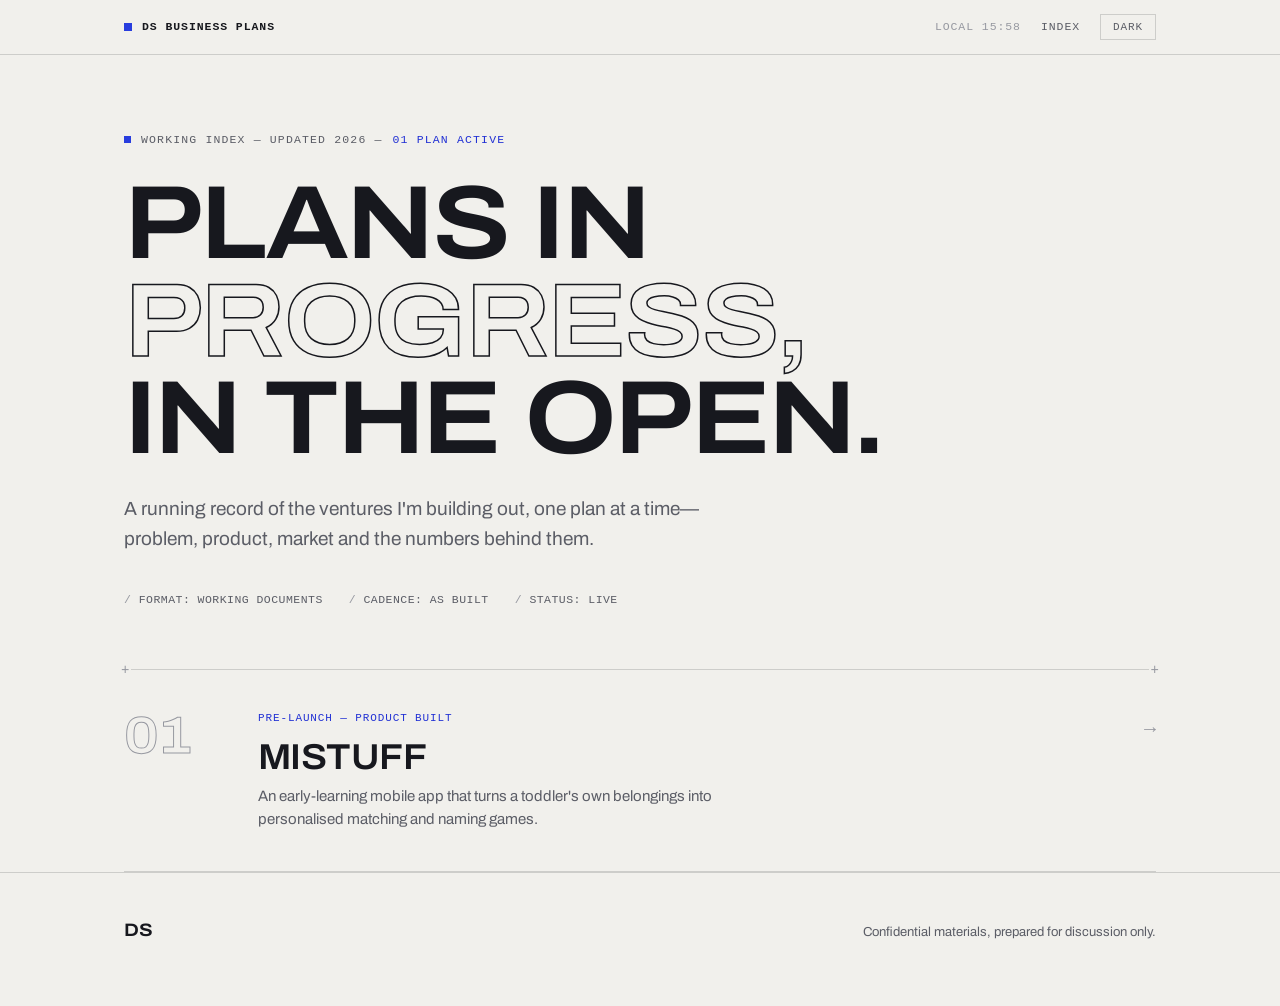
<file: index.html>
<!DOCTYPE html>
<html lang="en">
<head>
<meta charset="UTF-8">
<meta name="viewport" content="width=device-width, initial-scale=1.0">
<title>DS Business Plans</title>
<meta name="description" content="A working index of business plans in development.">
<link rel="icon" href="data:image/svg+xml,%3Csvg xmlns='http://www.w3.org/2000/svg' viewBox='0 0 32 32'%3E%3Crect width='32' height='32' fill='%23101116'/%3E%3Cpath d='M8 24 L8 8 L16 8 Q24 8 24 16 Q24 24 16 24 Z' fill='none' stroke='%237f8bff' stroke-width='2'/%3E%3C/svg%3E">
<link rel="preconnect" href="https://fonts.googleapis.com">
<link rel="preconnect" href="https://fonts.gstatic.com" crossorigin>
<link rel="stylesheet" href="https://fonts.googleapis.com/css2?family=Archivo:ital,wdth,wght@0,62..125,100..900;1,62..125,100..900&display=swap">
<link rel="stylesheet" href="assets/site.css">
</head>
<body>

<div class="progress" aria-hidden="true"></div>

<header class="masthead">
  <div class="wrap">
    <a class="brand" href="index.html">DS Business Plans</a>
    <nav>
      <span class="clock" data-clock aria-hidden="true"></span>
      <span>Index</span>
      <button class="theme-toggle" data-theme-toggle type="button">Dark</button>
    </nav>
  </div>
</header>

<div class="wrap">
  <div class="doc-header">
    <div class="doc-id"><span class="dot"></span> Working index — updated 2026 — <em>01 plan active</em></div>
    <h1 class="title">Plans in <span class="ghost">progress,</span> in the open.</h1>
    <p class="lede">A running record of the ventures I'm building out, one plan at a time—problem, product, market and the numbers behind them.</p>
    <div class="meta-row">
      <span>Format: working documents</span>
      <span>Cadence: as built</span>
      <span>Status: live</span>
    </div>
  </div>

  <div class="index-list" data-reveal>
    <a class="index-row" href="plans/mistuff/index.html">
      <span class="n" aria-hidden="true">01</span>
      <span>
        <span class="status">Pre-launch — product built</span>
        <h2>miStuff</h2>
        <p>An early-learning mobile app that turns a toddler's own belongings into personalised matching and naming games.</p>
      </span>
      <span class="arrow" aria-hidden="true">→</span>
    </a>
  </div>
</div>

<footer class="site-footer">
  <div class="wrap">
    <div class="mark">DS</div>
    <div class="sub">Confidential materials, prepared for discussion only.</div>
  </div>
</footer>

<script src="assets/site.js"></script>
</body>
</html>
</file>
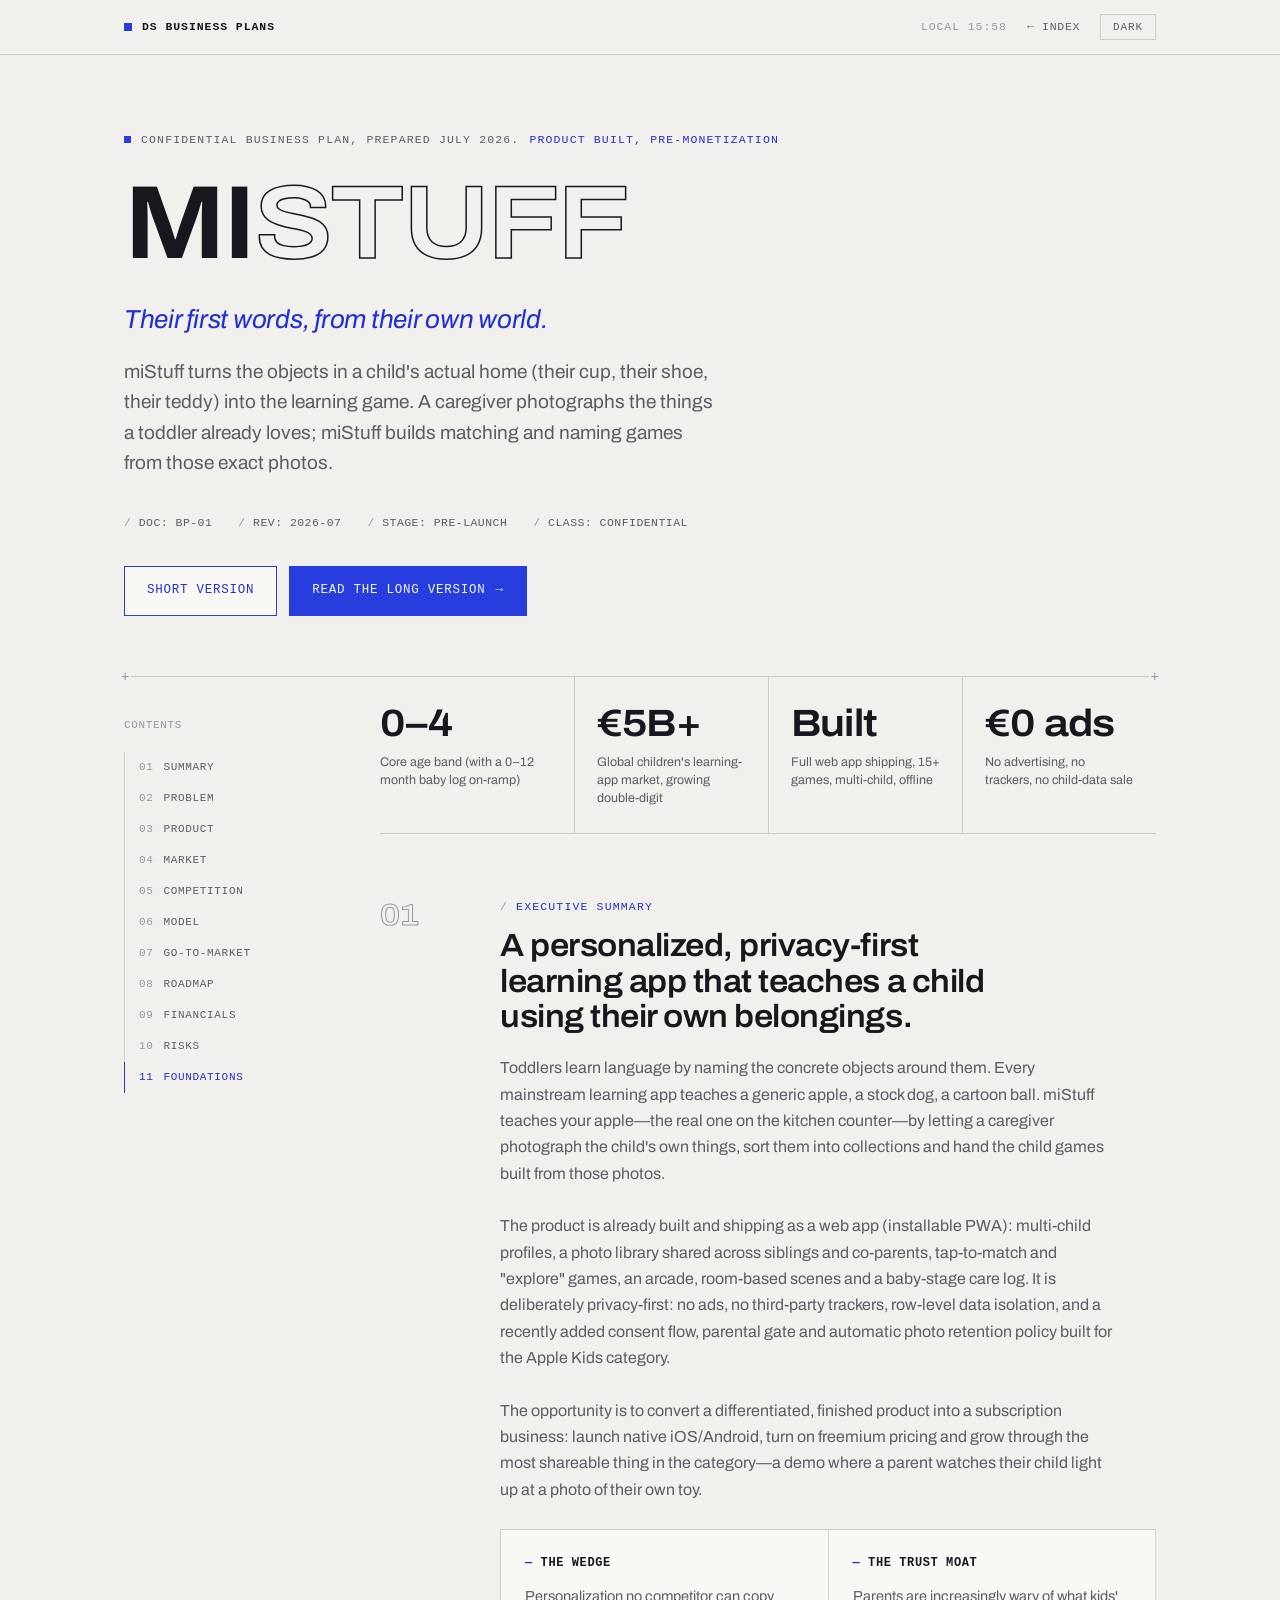
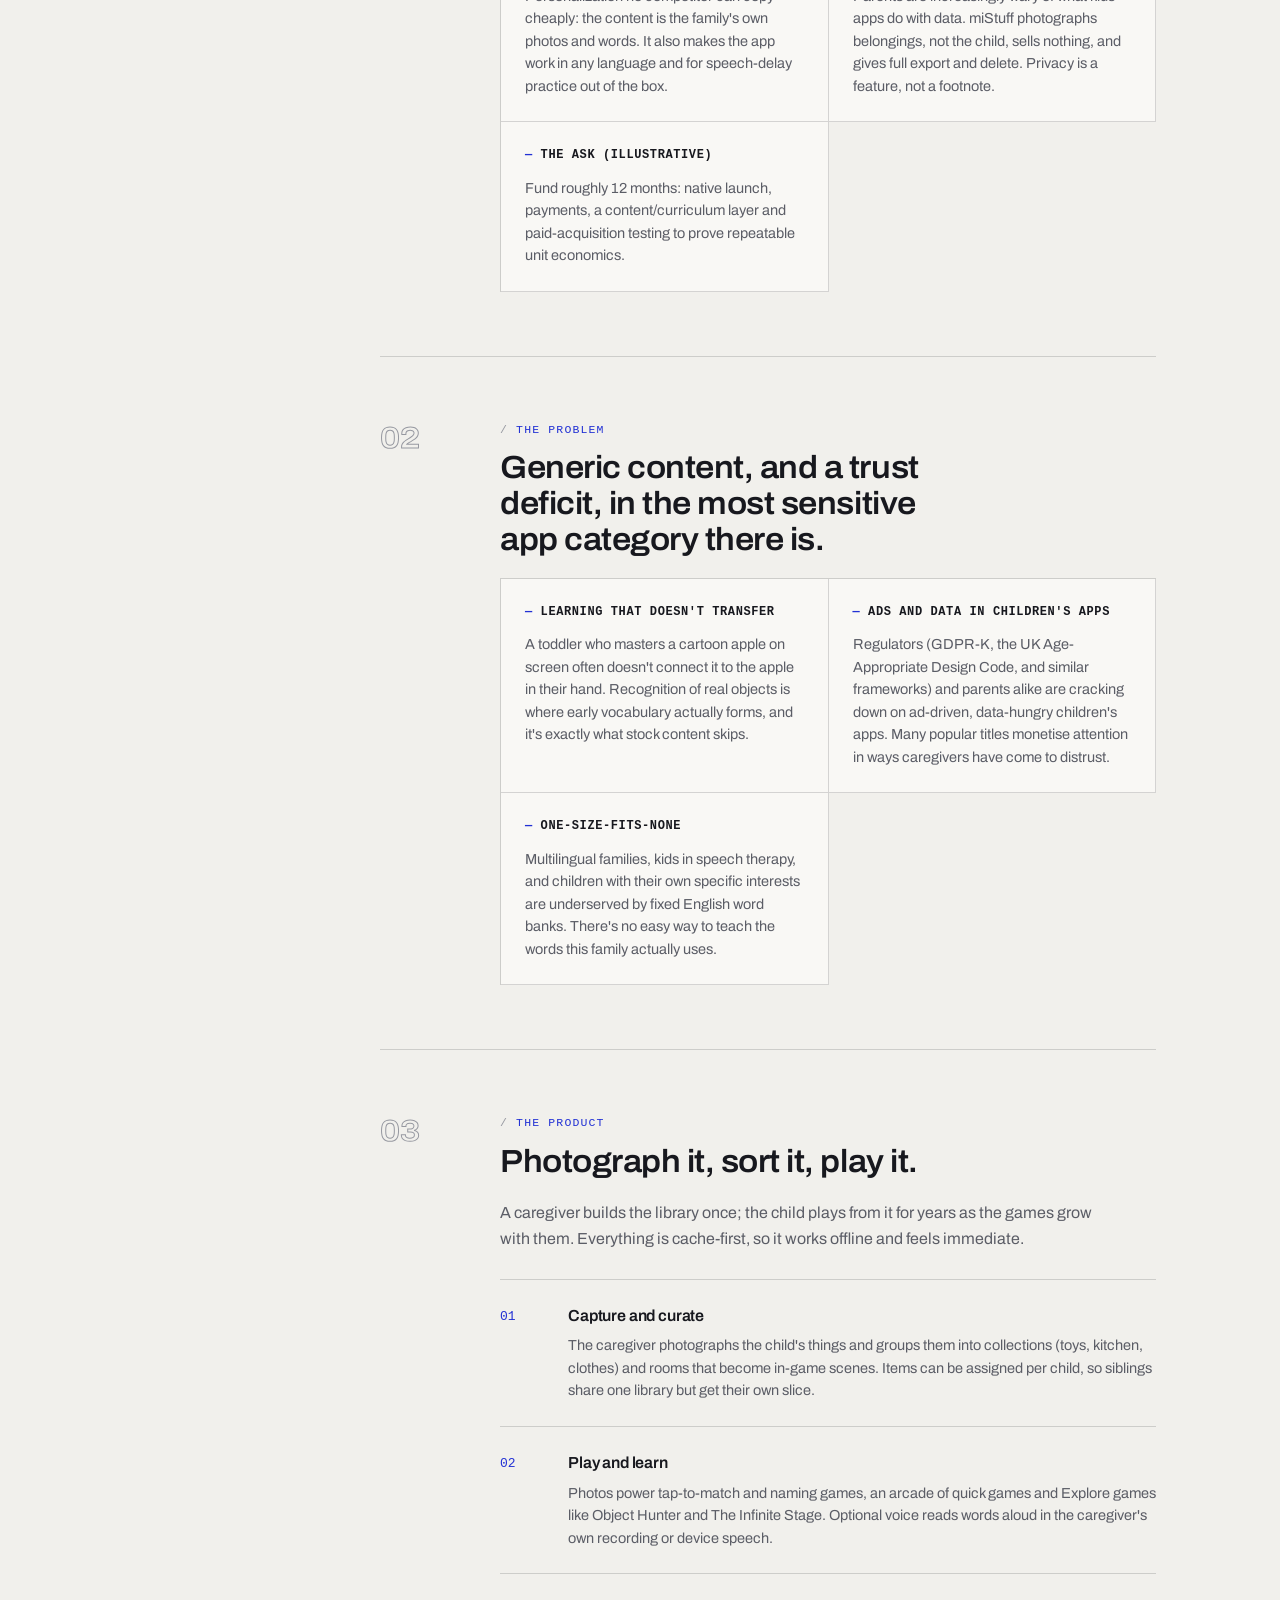
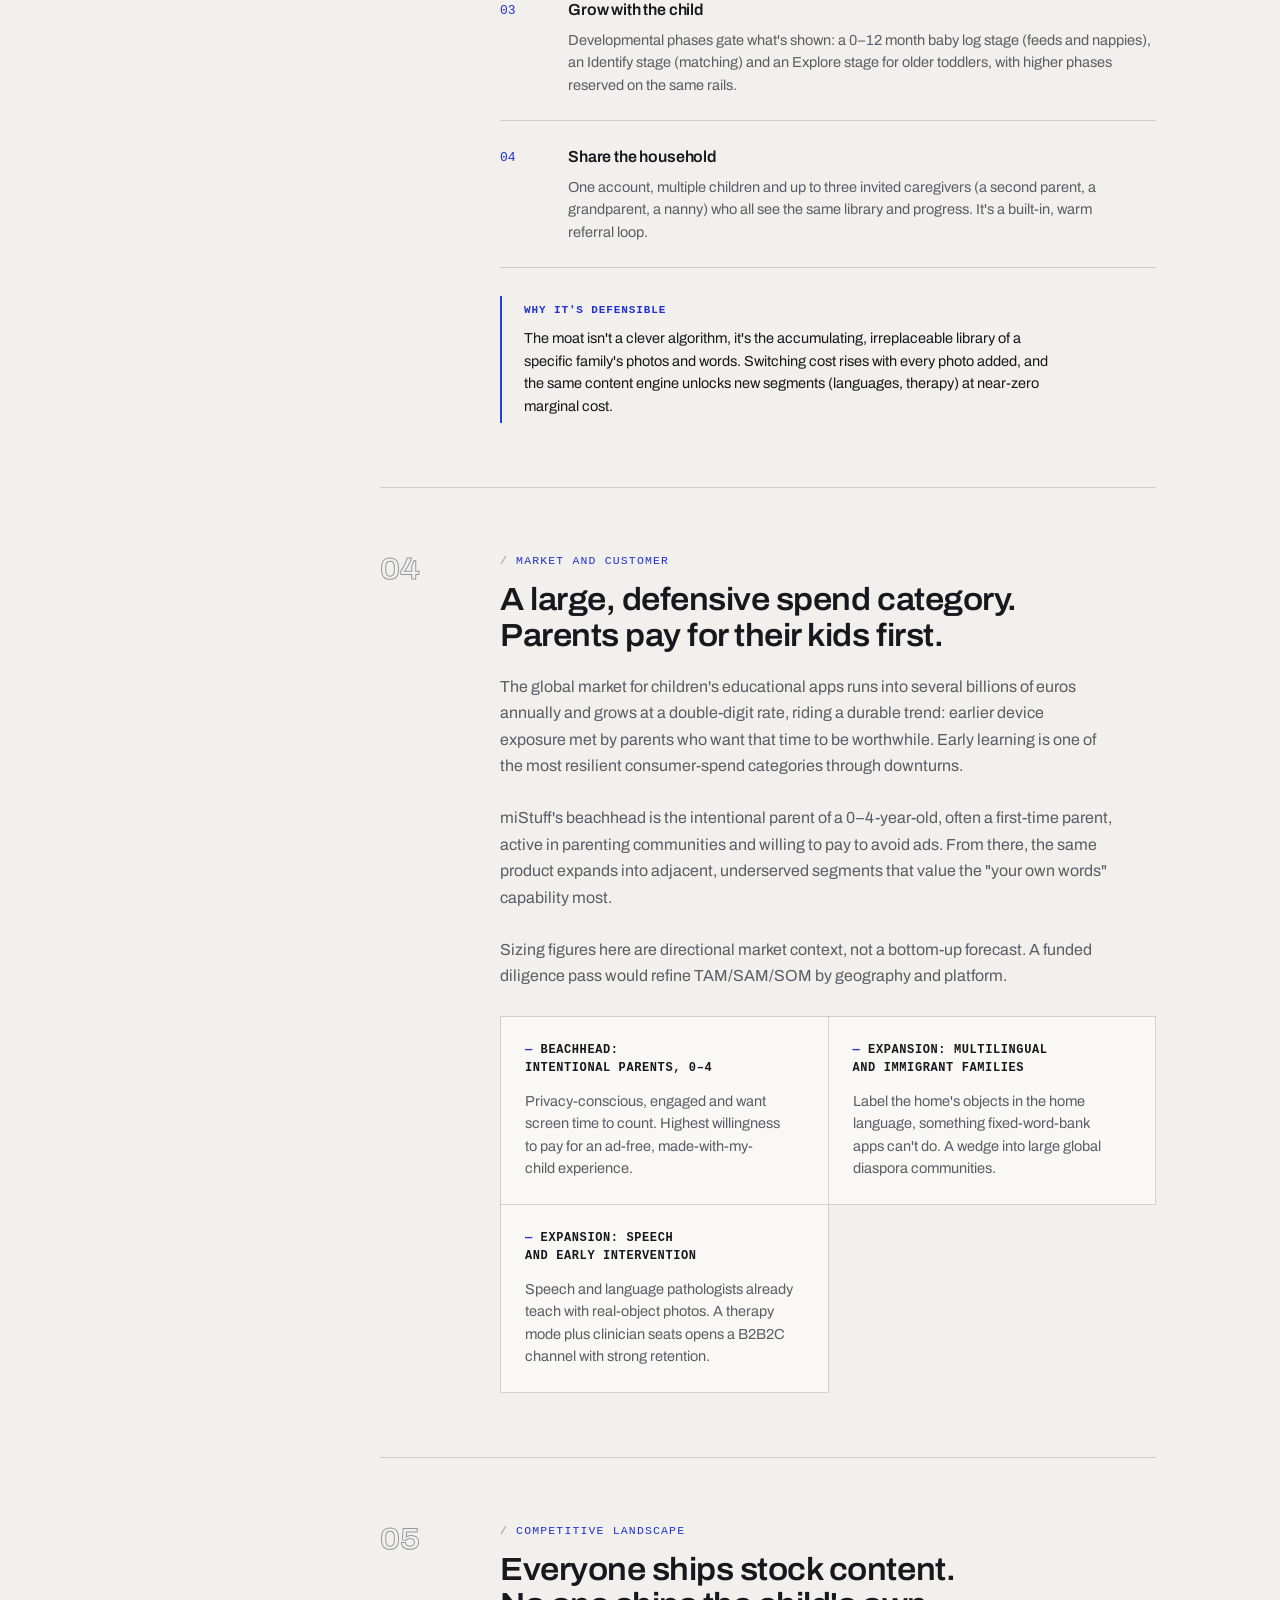
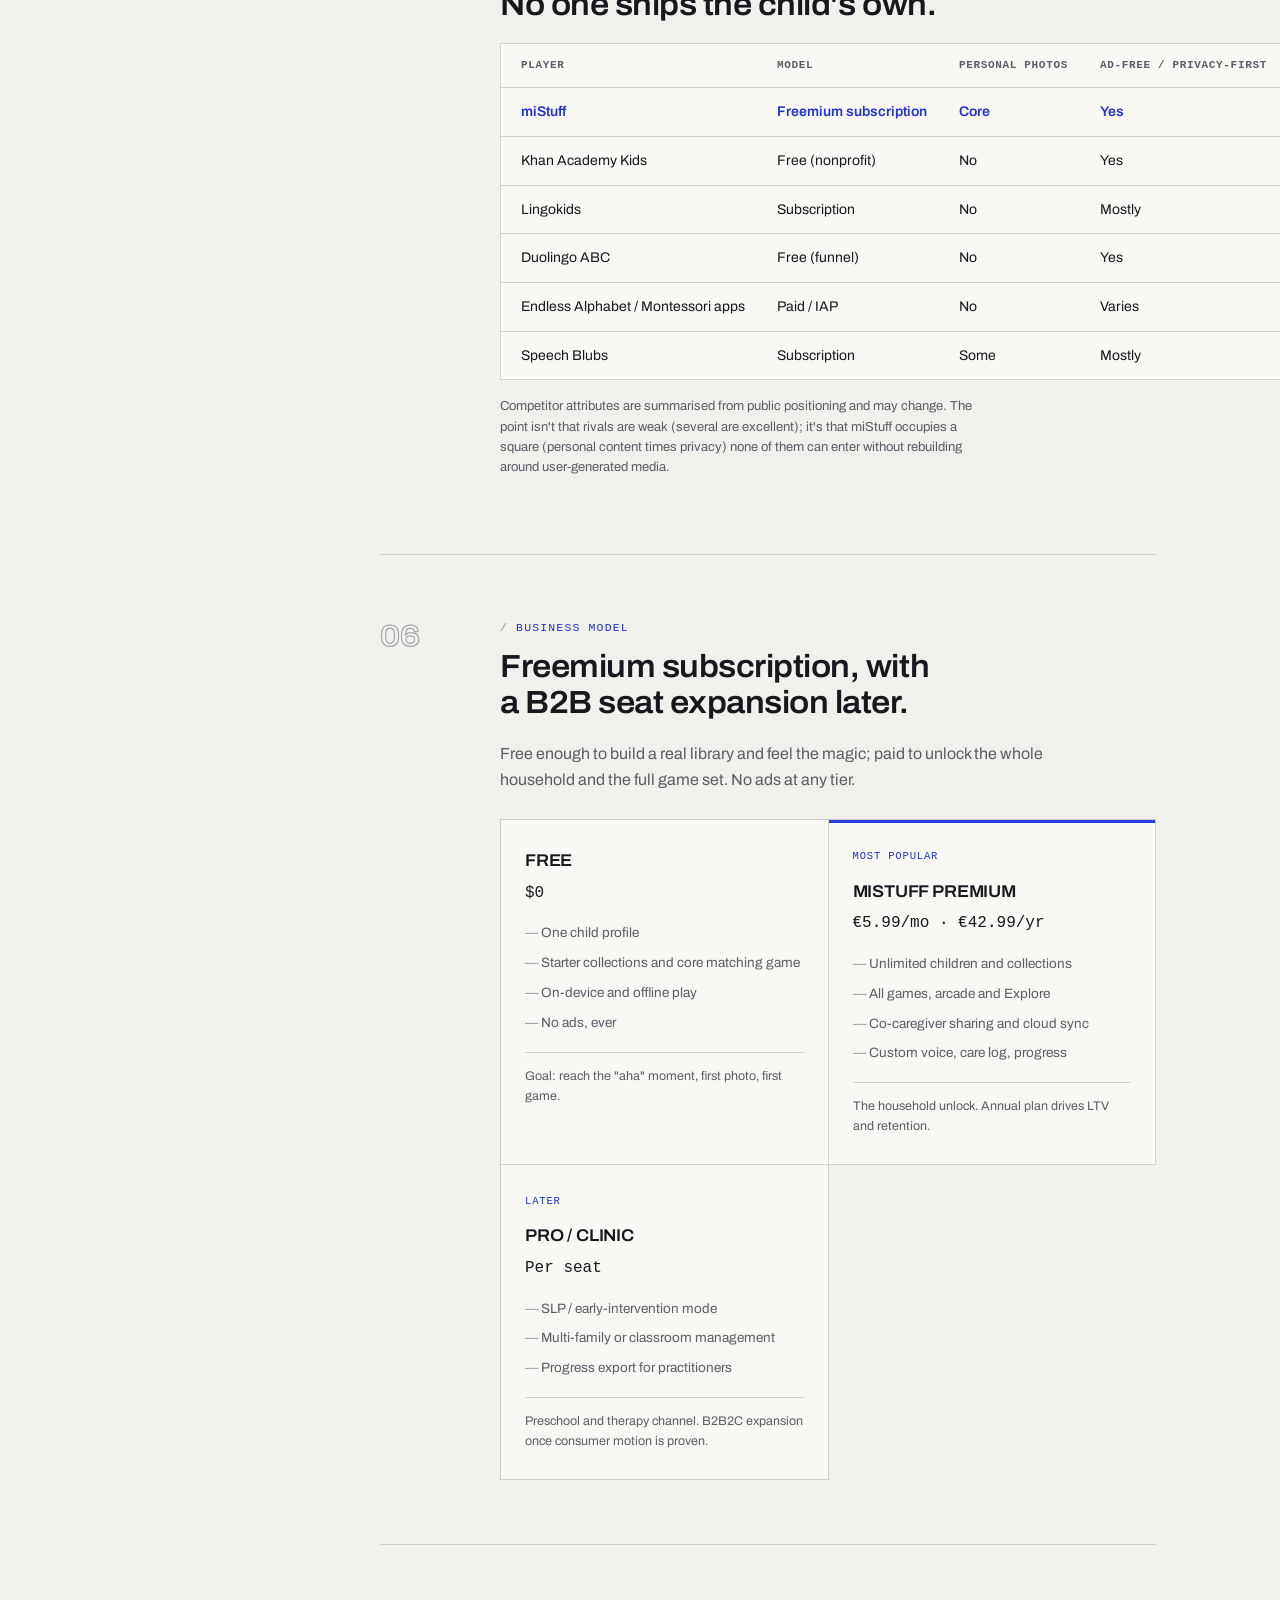
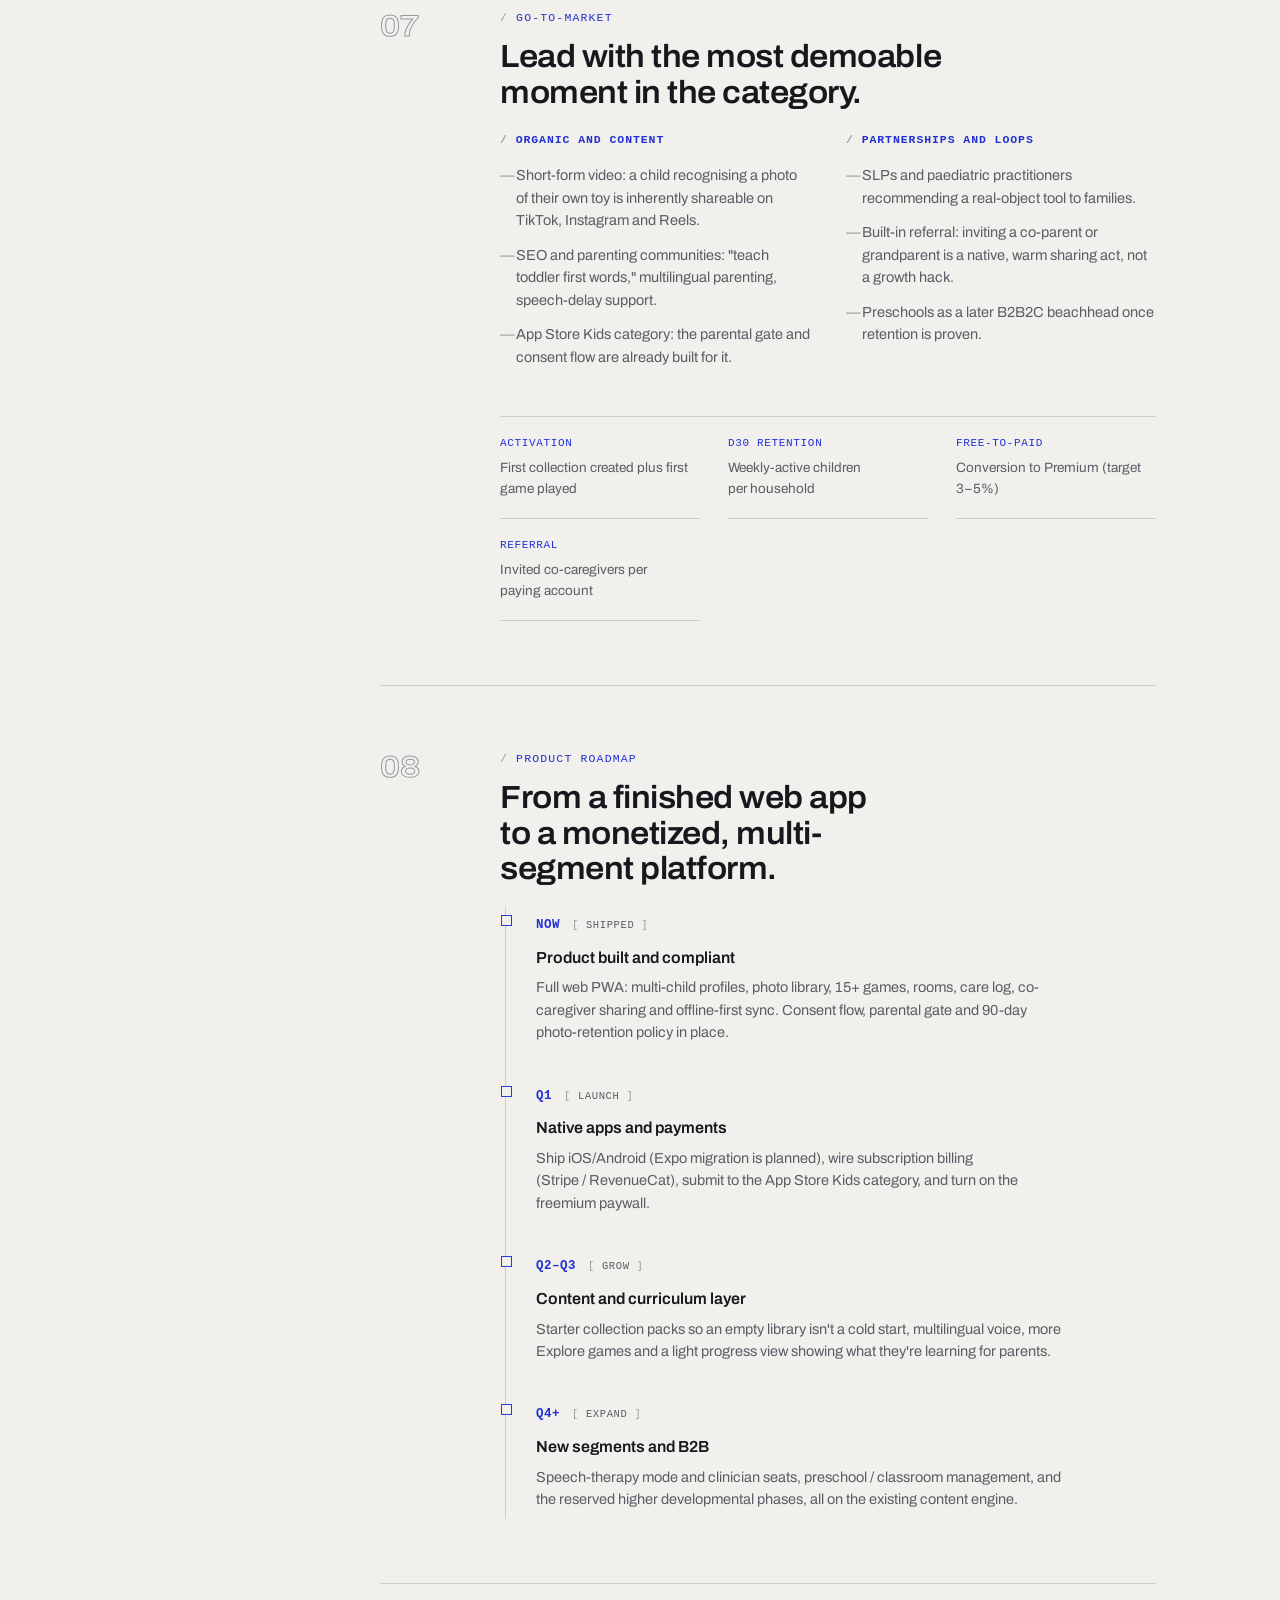
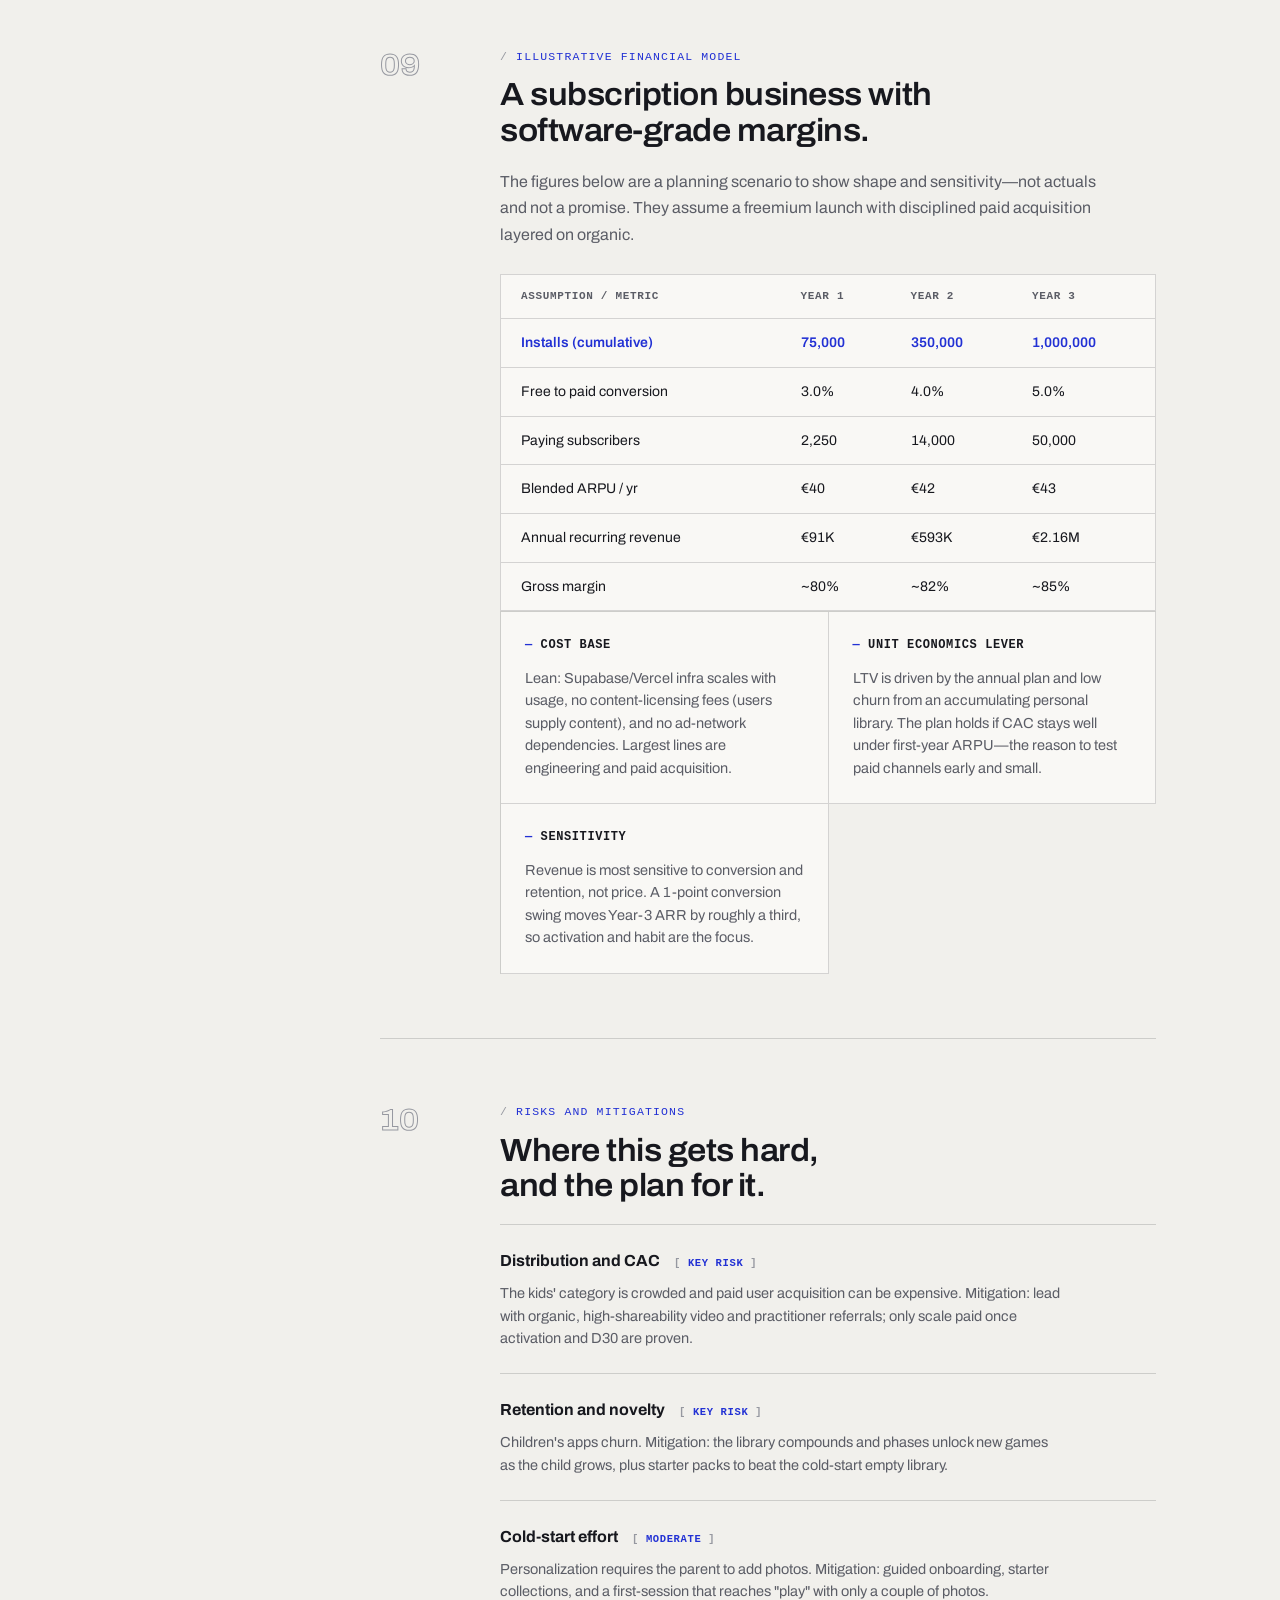
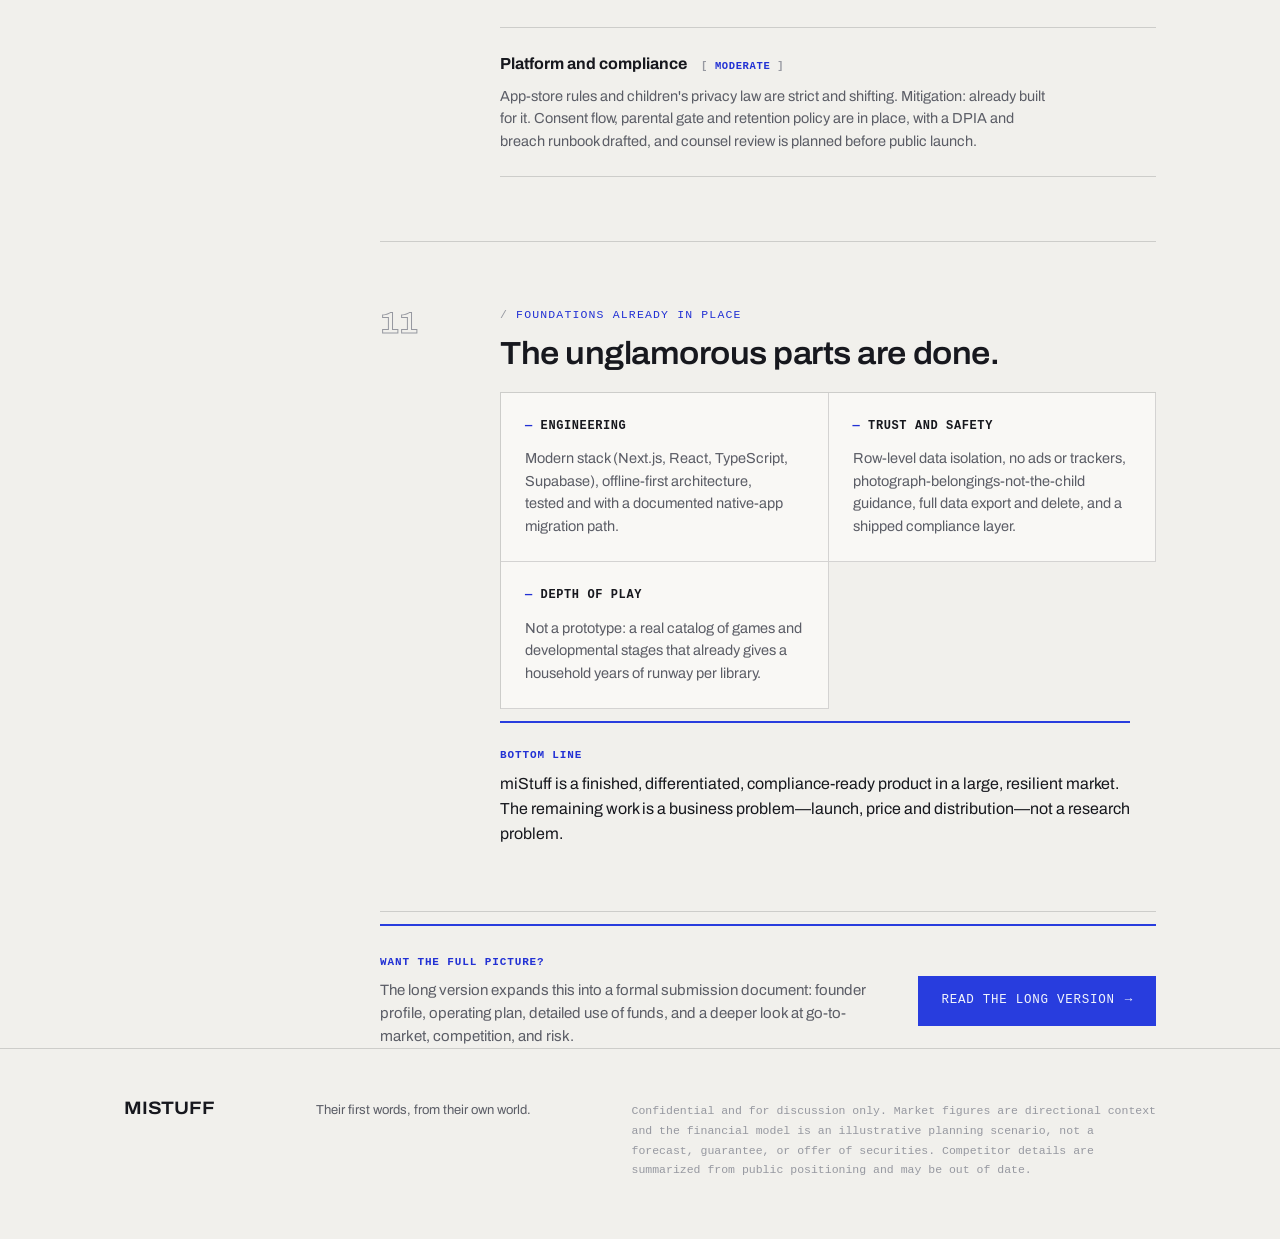
<file: plans/mistuff/index.html>
<!DOCTYPE html>
<html lang="en">
<head>
<meta charset="UTF-8">
<meta name="viewport" content="width=device-width, initial-scale=1.0">
<title>miStuff: Business Plan</title>
<meta name="description" content="miStuff business plan: an early-learning app that teaches a child using their own belongings.">
<link rel="icon" href="data:image/svg+xml,%3Csvg xmlns='http://www.w3.org/2000/svg' viewBox='0 0 32 32'%3E%3Crect width='32' height='32' fill='%23101116'/%3E%3Cpath d='M8 24 L8 8 L16 8 Q24 8 24 16 Q24 24 16 24 Z' fill='none' stroke='%237f8bff' stroke-width='2'/%3E%3C/svg%3E">
<link rel="preconnect" href="https://fonts.googleapis.com">
<link rel="preconnect" href="https://fonts.gstatic.com" crossorigin>
<link rel="stylesheet" href="https://fonts.googleapis.com/css2?family=Archivo:ital,wdth,wght@0,62..125,100..900;1,62..125,100..900&display=swap">
<link rel="stylesheet" href="../../assets/site.css">
</head>
<body>

<div class="progress" aria-hidden="true"></div>

<header class="masthead">
  <div class="wrap">
    <a class="brand" href="../../index.html">DS Business Plans</a>
    <nav>
      <span class="clock" data-clock aria-hidden="true"></span>
      <a class="back" href="../../index.html">← Index</a>
      <button class="theme-toggle" data-theme-toggle type="button">Dark</button>
    </nav>
  </div>
</header>

<div class="wrap">
  <div class="doc-header">
    <div class="doc-id"><span class="dot"></span> Confidential business plan, prepared July 2026. <em>Product built, pre-monetization</em></div>
    <h1 class="title">mi<span class="ghost">Stuff</span></h1>
    <p class="tagline">Their first words, from their own world.</p>
    <p class="lede">miStuff turns the objects in a child's actual home (their cup, their shoe, their teddy) into the learning game. A caregiver photographs the things a toddler already loves; miStuff builds matching and naming games from those exact photos.</p>
    <div class="meta-row">
      <span>Doc: BP-01</span>
      <span>Rev: 2026-07</span>
      <span>Stage: pre-launch</span>
      <span>Class: confidential</span>
    </div>
    <div class="version-switch">
      <span class="btn active">Short version</span>
      <a class="btn primary" href="long.html">Read the long version <span class="arrow">→</span></a>
    </div>
  </div>

  <div class="layout">
    <nav class="rail" aria-label="Sections">
      <div class="rail-label">Contents</div>
      <ol>
        <li><a href="#summary"><span class="rn">01</span> Summary</a></li>
        <li><a href="#problem"><span class="rn">02</span> Problem</a></li>
        <li><a href="#product"><span class="rn">03</span> Product</a></li>
        <li><a href="#market"><span class="rn">04</span> Market</a></li>
        <li><a href="#competition"><span class="rn">05</span> Competition</a></li>
        <li><a href="#model"><span class="rn">06</span> Model</a></li>
        <li><a href="#gtm"><span class="rn">07</span> Go-to-market</a></li>
        <li><a href="#roadmap"><span class="rn">08</span> Roadmap</a></li>
        <li><a href="#financials"><span class="rn">09</span> Financials</a></li>
        <li><a href="#risks"><span class="rn">10</span> Risks</a></li>
        <li><a href="#foundations"><span class="rn">11</span> Foundations</a></li>
      </ol>
    </nav>

    <div class="doc-main">

  <div class="stat-strip" data-reveal>
    <div class="stat"><div class="num">0–4</div><div class="label">Core age band (with a 0–12 month baby log on-ramp)</div></div>
    <div class="stat"><div class="num">€5B+</div><div class="label">Global children's learning-app market, growing double-digit</div></div>
    <div class="stat"><div class="num">Built</div><div class="label">Full web app shipping, 15+ games, multi-child, offline</div></div>
    <div class="stat"><div class="num">€0 ads</div><div class="label">No advertising, no trackers, no child-data sale</div></div>
  </div>

  <div class="doc">

  <section id="summary" data-reveal>
    <div>
      <div class="kicker">Executive summary</div>
      <h2>A personalized, privacy-first learning app that teaches a child using their own belongings.</h2>
      <p class="intro">Toddlers learn language by naming the concrete objects around them. Every mainstream learning app teaches a generic apple, a stock dog, a cartoon ball. miStuff teaches your apple—the real one on the kitchen counter—by letting a caregiver photograph the child's own things, sort them into collections and hand the child games built from those photos.</p>
      <p class="intro">The product is already built and shipping as a web app (installable PWA): multi-child profiles, a photo library shared across siblings and co-parents, tap-to-match and "explore" games, an arcade, room-based scenes and a baby-stage care log. It is deliberately privacy-first: no ads, no third-party trackers, row-level data isolation, and a recently added consent flow, parental gate and automatic photo retention policy built for the Apple Kids category.</p>
      <p class="intro">The opportunity is to convert a differentiated, finished product into a subscription business: launch native iOS/Android, turn on freemium pricing and grow through the most shareable thing in the category—a demo where a parent watches their child light up at a photo of their own toy.</p>

      <div class="grid-plain">
        <div class="cell">
          <h3>The wedge</h3>
          <p>Personalization no competitor can copy cheaply: the content is the family's own photos and words. It also makes the app work in any language and for speech-delay practice out of the box.</p>
        </div>
        <div class="cell">
          <h3>The trust moat</h3>
          <p>Parents are increasingly wary of what kids' apps do with data. miStuff photographs belongings, not the child, sells nothing, and gives full export and delete. Privacy is a feature, not a footnote.</p>
        </div>
        <div class="cell">
          <h3>The ask (illustrative)</h3>
          <p>Fund roughly 12 months: native launch, payments, a content/curriculum layer and paid-acquisition testing to prove repeatable unit economics.</p>
        </div>
      </div>
    </div>
  </section>

  <section id="problem" data-reveal>
    <div>
      <div class="kicker">The problem</div>
      <h2>Generic content, and a trust deficit, in the most sensitive app category there is.</h2>
      <div class="grid-plain">
        <div class="cell">
          <h3>Learning that doesn't transfer</h3>
          <p>A toddler who masters a cartoon apple on screen often doesn't connect it to the apple in their hand. Recognition of real objects is where early vocabulary actually forms, and it's exactly what stock content skips.</p>
        </div>
        <div class="cell">
          <h3>Ads and data in children's apps</h3>
          <p>Regulators (GDPR-K, the UK Age-Appropriate Design Code, and similar frameworks) and parents alike are cracking down on ad-driven, data-hungry children's apps. Many popular titles monetise attention in ways caregivers have come to distrust.</p>
        </div>
        <div class="cell">
          <h3>One-size-fits-none</h3>
          <p>Multilingual families, kids in speech therapy, and children with their own specific interests are underserved by fixed English word banks. There's no easy way to teach the words this family actually uses.</p>
        </div>
      </div>
    </div>
  </section>

  <section id="product" data-reveal>
    <div>
      <div class="kicker">The product</div>
      <h2>Photograph it, sort it, play it.</h2>
      <p class="intro">A caregiver builds the library once; the child plays from it for years as the games grow with them. Everything is cache-first, so it works offline and feels immediate.</p>
      <div class="steps">
        <div class="step">
          <div class="n">01</div>
          <div>
            <h3>Capture and curate</h3>
            <p>The caregiver photographs the child's things and groups them into collections (toys, kitchen, clothes) and rooms that become in-game scenes. Items can be assigned per child, so siblings share one library but get their own slice.</p>
          </div>
        </div>
        <div class="step">
          <div class="n">02</div>
          <div>
            <h3>Play and learn</h3>
            <p>Photos power tap-to-match and naming games, an arcade of quick games and Explore games like Object Hunter and The Infinite Stage. Optional voice reads words aloud in the caregiver's own recording or device speech.</p>
          </div>
        </div>
        <div class="step">
          <div class="n">03</div>
          <div>
            <h3>Grow with the child</h3>
            <p>Developmental phases gate what's shown: a 0–12 month baby log stage (feeds and nappies), an Identify stage (matching) and an Explore stage for older toddlers, with higher phases reserved on the same rails.</p>
          </div>
        </div>
        <div class="step">
          <div class="n">04</div>
          <div>
            <h3>Share the household</h3>
            <p>One account, multiple children and up to three invited caregivers (a second parent, a grandparent, a nanny) who all see the same library and progress. It's a built-in, warm referral loop.</p>
          </div>
        </div>
      </div>
      <div class="callout">
        <strong>Why it's defensible</strong>
        The moat isn't a clever algorithm, it's the accumulating, irreplaceable library of a specific family's photos and words. Switching cost rises with every photo added, and the same content engine unlocks new segments (languages, therapy) at near-zero marginal cost.
      </div>
    </div>
  </section>

  <section id="market" data-reveal>
    <div>
      <div class="kicker">Market and customer</div>
      <h2>A large, defensive spend category. Parents pay for their kids first.</h2>
      <p class="intro">The global market for children's educational apps runs into several billions of euros annually and grows at a double-digit rate, riding a durable trend: earlier device exposure met by parents who want that time to be worthwhile. Early learning is one of the most resilient consumer-spend categories through downturns.</p>
      <p class="intro">miStuff's beachhead is the intentional parent of a 0–4-year-old, often a first-time parent, active in parenting communities and willing to pay to avoid ads. From there, the same product expands into adjacent, underserved segments that value the "your own words" capability most.</p>
      <p class="intro">Sizing figures here are directional market context, not a bottom-up forecast. A funded diligence pass would refine TAM/SAM/SOM by geography and platform.</p>
      <div class="grid-plain">
        <div class="cell">
          <h3>Beachhead: Intentional parents, 0–4</h3>
          <p>Privacy-conscious, engaged and want screen time to count. Highest willingness to pay for an ad-free, made-with-my-child experience.</p>
        </div>
        <div class="cell">
          <h3>Expansion: Multilingual and immigrant families</h3>
          <p>Label the home's objects in the home language, something fixed-word-bank apps can't do. A wedge into large global diaspora communities.</p>
        </div>
        <div class="cell">
          <h3>Expansion: Speech and early intervention</h3>
          <p>Speech and language pathologists already teach with real-object photos. A therapy mode plus clinician seats opens a B2B2C channel with strong retention.</p>
        </div>
      </div>
    </div>
  </section>

  <section id="competition" data-reveal>
    <div>
      <div class="kicker">Competitive landscape</div>
      <h2>Everyone ships stock content. No one ships the child's own.</h2>
      <div class="table-scroll">
        <table>
          <thead>
            <tr><th>Player</th><th>Model</th><th>Personal photos</th><th>Ad-free / privacy-first</th><th>Multilingual by default</th></tr>
          </thead>
          <tbody>
            <tr><td>miStuff</td><td>Freemium subscription</td><td>Core</td><td>Yes</td><td>Yes</td></tr>
            <tr><td>Khan Academy Kids</td><td>Free (nonprofit)</td><td>No</td><td>Yes</td><td>Limited</td></tr>
            <tr><td>Lingokids</td><td>Subscription</td><td>No</td><td>Mostly</td><td>Fixed set</td></tr>
            <tr><td>Duolingo ABC</td><td>Free (funnel)</td><td>No</td><td>Yes</td><td>English</td></tr>
            <tr><td>Endless Alphabet / Montessori apps</td><td>Paid / IAP</td><td>No</td><td>Varies</td><td>Varies</td></tr>
            <tr><td>Speech Blubs</td><td>Subscription</td><td>Some</td><td>Mostly</td><td>Limited</td></tr>
          </tbody>
        </table>
      </div>
      <p class="note">Competitor attributes are summarised from public positioning and may change. The point isn't that rivals are weak (several are excellent); it's that miStuff occupies a square (personal content times privacy) none of them can enter without rebuilding around user-generated media.</p>
    </div>
  </section>

  <section id="model" data-reveal>
    <div>
      <div class="kicker">Business model</div>
      <h2>Freemium subscription, with a B2B seat expansion later.</h2>
      <p class="intro">Free enough to build a real library and feel the magic; paid to unlock the whole household and the full game set. No ads at any tier.</p>
      <div class="pricing-grid">
        <div class="price-card">
          <h3>Free</h3>
          <div class="price">$0</div>
          <ul>
            <li>One child profile</li>
            <li>Starter collections and core matching game</li>
            <li>On-device and offline play</li>
            <li>No ads, ever</li>
          </ul>
          <div class="goal">Goal: reach the "aha" moment, first photo, first game.</div>
        </div>
        <div class="price-card featured">
          <span class="tag">Most popular</span>
          <h3>miStuff Premium</h3>
          <div class="price">€5.99/mo · €42.99/yr</div>
          <ul>
            <li>Unlimited children and collections</li>
            <li>All games, arcade and Explore</li>
            <li>Co-caregiver sharing and cloud sync</li>
            <li>Custom voice, care log, progress</li>
          </ul>
          <div class="goal">The household unlock. Annual plan drives LTV and retention.</div>
        </div>
        <div class="price-card">
          <span class="tag">Later</span>
          <h3>Pro / Clinic</h3>
          <div class="price">Per seat</div>
          <ul>
            <li>SLP / early-intervention mode</li>
            <li>Multi-family or classroom management</li>
            <li>Progress export for practitioners</li>
          </ul>
          <div class="goal">Preschool and therapy channel. B2B2C expansion once consumer motion is proven.</div>
        </div>
      </div>
    </div>
  </section>

  <section id="gtm" data-reveal>
    <div>
      <div class="kicker">Go-to-market</div>
      <h2>Lead with the most demoable moment in the category.</h2>
      <div class="gtm-cols">
        <div>
          <h3>Organic and content</h3>
          <ul>
            <li>Short-form video: a child recognising a photo of their own toy is inherently shareable on TikTok, Instagram and Reels.</li>
            <li>SEO and parenting communities: "teach toddler first words," multilingual parenting, speech-delay support.</li>
            <li>App Store Kids category: the parental gate and consent flow are already built for it.</li>
          </ul>
        </div>
        <div>
          <h3>Partnerships and loops</h3>
          <ul>
            <li>SLPs and paediatric practitioners recommending a real-object tool to families.</li>
            <li>Built-in referral: inviting a co-parent or grandparent is a native, warm sharing act, not a growth hack.</li>
            <li>Preschools as a later B2B2C beachhead once retention is proven.</li>
          </ul>
        </div>
      </div>
      <div class="metrics-grid">
        <div class="metric"><div class="label">Activation</div><p>First collection created plus first game played</p></div>
        <div class="metric"><div class="label">D30 retention</div><p>Weekly-active children per household</p></div>
        <div class="metric"><div class="label">Free-to-paid</div><p>Conversion to Premium (target 3–5%)</p></div>
        <div class="metric"><div class="label">Referral</div><p>Invited co-caregivers per paying account</p></div>
      </div>
    </div>
  </section>

  <section id="roadmap" data-reveal>
    <div>
      <div class="kicker">Product roadmap</div>
      <h2>From a finished web app to a monetized, multi-segment platform.</h2>
      <div class="roadmap">
        <div class="phase">
          <div><span class="when">Now</span><span class="status-tag">Shipped</span></div>
          <h3>Product built and compliant</h3>
          <p>Full web PWA: multi-child profiles, photo library, 15+ games, rooms, care log, co-caregiver sharing and offline-first sync. Consent flow, parental gate and 90-day photo-retention policy in place.</p>
        </div>
        <div class="phase">
          <div><span class="when">Q1</span><span class="status-tag">Launch</span></div>
          <h3>Native apps and payments</h3>
          <p>Ship iOS/Android (Expo migration is planned), wire subscription billing (Stripe / RevenueCat), submit to the App Store Kids category, and turn on the freemium paywall.</p>
        </div>
        <div class="phase">
          <div><span class="when">Q2–Q3</span><span class="status-tag">Grow</span></div>
          <h3>Content and curriculum layer</h3>
          <p>Starter collection packs so an empty library isn't a cold start, multilingual voice, more Explore games and a light progress view showing what they're learning for parents.</p>
        </div>
        <div class="phase">
          <div><span class="when">Q4+</span><span class="status-tag">Expand</span></div>
          <h3>New segments and B2B</h3>
          <p>Speech-therapy mode and clinician seats, preschool / classroom management, and the reserved higher developmental phases, all on the existing content engine.</p>
        </div>
      </div>
    </div>
  </section>

  <section id="financials" data-reveal>
    <div>
      <div class="kicker">Illustrative financial model</div>
      <h2>A subscription business with software-grade margins.</h2>
      <p class="intro">The figures below are a planning scenario to show shape and sensitivity—not actuals and not a promise. They assume a freemium launch with disciplined paid acquisition layered on organic.</p></invoke>
      <div class="table-scroll">
        <table>
          <thead>
            <tr><th>Assumption / metric</th><th>Year 1</th><th>Year 2</th><th>Year 3</th></tr>
          </thead>
          <tbody>
            <tr><td>Installs (cumulative)</td><td>75,000</td><td>350,000</td><td>1,000,000</td></tr>
            <tr><td>Free to paid conversion</td><td>3.0%</td><td>4.0%</td><td>5.0%</td></tr>
            <tr><td>Paying subscribers</td><td>2,250</td><td>14,000</td><td>50,000</td></tr>
            <tr><td>Blended ARPU / yr</td><td>€40</td><td>€42</td><td>€43</td></tr>
            <tr><td>Annual recurring revenue</td><td>€91K</td><td>€593K</td><td>€2.16M</td></tr>
            <tr><td>Gross margin</td><td>~80%</td><td>~82%</td><td>~85%</td></tr>
          </tbody>
        </table>
      </div>
      <div class="grid-plain">
        <div class="cell">
          <h3>Cost base</h3>
          <p>Lean: Supabase/Vercel infra scales with usage, no content-licensing fees (users supply content), and no ad-network dependencies. Largest lines are engineering and paid acquisition.</p>
        </div>
        <div class="cell">
          <h3>Unit economics lever</h3>
          <p>LTV is driven by the annual plan and low churn from an accumulating personal library. The plan holds if CAC stays well under first-year ARPU—the reason to test paid channels early and small.</p>
        </div>
        <div class="cell">
          <h3>Sensitivity</h3>
          <p>Revenue is most sensitive to conversion and retention, not price. A 1-point conversion swing moves Year-3 ARR by roughly a third, so activation and habit are the focus.</p>
        </div>
      </div>
    </div>
  </section>

  <section id="risks" data-reveal>
    <div>
      <div class="kicker">Risks and mitigations</div>
      <h2>Where this gets hard, and the plan for it.</h2>
      <div class="risk-grid">
        <div class="risk">
          <h3>Distribution and CAC <span class="sev">Key risk</span></h3>
          <p>The kids' category is crowded and paid user acquisition can be expensive. Mitigation: lead with organic, high-shareability video and practitioner referrals; only scale paid once activation and D30 are proven.</p>
        </div>
        <div class="risk">
          <h3>Retention and novelty <span class="sev">Key risk</span></h3>
          <p>Children's apps churn. Mitigation: the library compounds and phases unlock new games as the child grows, plus starter packs to beat the cold-start empty library.</p>
        </div>
        <div class="risk">
          <h3>Cold-start effort <span class="sev">Moderate</span></h3>
          <p>Personalization requires the parent to add photos. Mitigation: guided onboarding, starter collections, and a first-session that reaches "play" with only a couple of photos.</p>
        </div>
        <div class="risk">
          <h3>Platform and compliance <span class="sev">Moderate</span></h3>
          <p>App-store rules and children's privacy law are strict and shifting. Mitigation: already built for it. Consent flow, parental gate and retention policy are in place, with a DPIA and breach runbook drafted, and counsel review is planned before public launch.</p>
        </div>
      </div>
    </div>
  </section>

  <section id="foundations" data-reveal>
    <div>
      <div class="kicker">Foundations already in place</div>
      <h2>The unglamorous parts are done.</h2>
      <div class="grid-plain">
        <div class="cell">
          <h3>Engineering</h3>
          <p>Modern stack (Next.js, React, TypeScript, Supabase), offline-first architecture, tested and with a documented native-app migration path.</p>
        </div>
        <div class="cell">
          <h3>Trust and safety</h3>
          <p>Row-level data isolation, no ads or trackers, photograph-belongings-not-the-child guidance, full data export and delete, and a shipped compliance layer.</p>
        </div>
        <div class="cell">
          <h3>Depth of play</h3>
          <p>Not a prototype: a real catalog of games and developmental stages that already gives a household years of runway per library.</p>
        </div>
      </div>
      <div class="bottom-line">
        <strong>Bottom line</strong>
        miStuff is a finished, differentiated, compliance-ready product in a large, resilient market. The remaining work is a business problem—launch, price and distribution—not a research problem.
      </div>
    </div>
  </section>

  </div>

  <div class="cta-panel" data-reveal>
    <div>
      <strong>Want the full picture?</strong>
      <p>The long version expands this into a formal submission document: founder profile, operating plan, detailed use of funds, and a deeper look at go-to-market, competition, and risk.</p>
    </div>
    <a class="btn primary" href="long.html">Read the long version <span class="arrow">→</span></a>
  </div>

    </div>
  </div>
</div>

<footer class="site-footer">
  <div class="wrap">
    <div class="mark">miStuff</div>
    <div class="sub">Their first words, from their own world.</div>
    <p class="fine">Confidential and for discussion only. Market figures are directional context and the financial model is an illustrative planning scenario, not a forecast, guarantee, or offer of securities. Competitor details are summarized from public positioning and may be out of date.</p>
  </div>
</footer>

<script src="../../assets/site.js"></script>
</body>
</html>
</file>
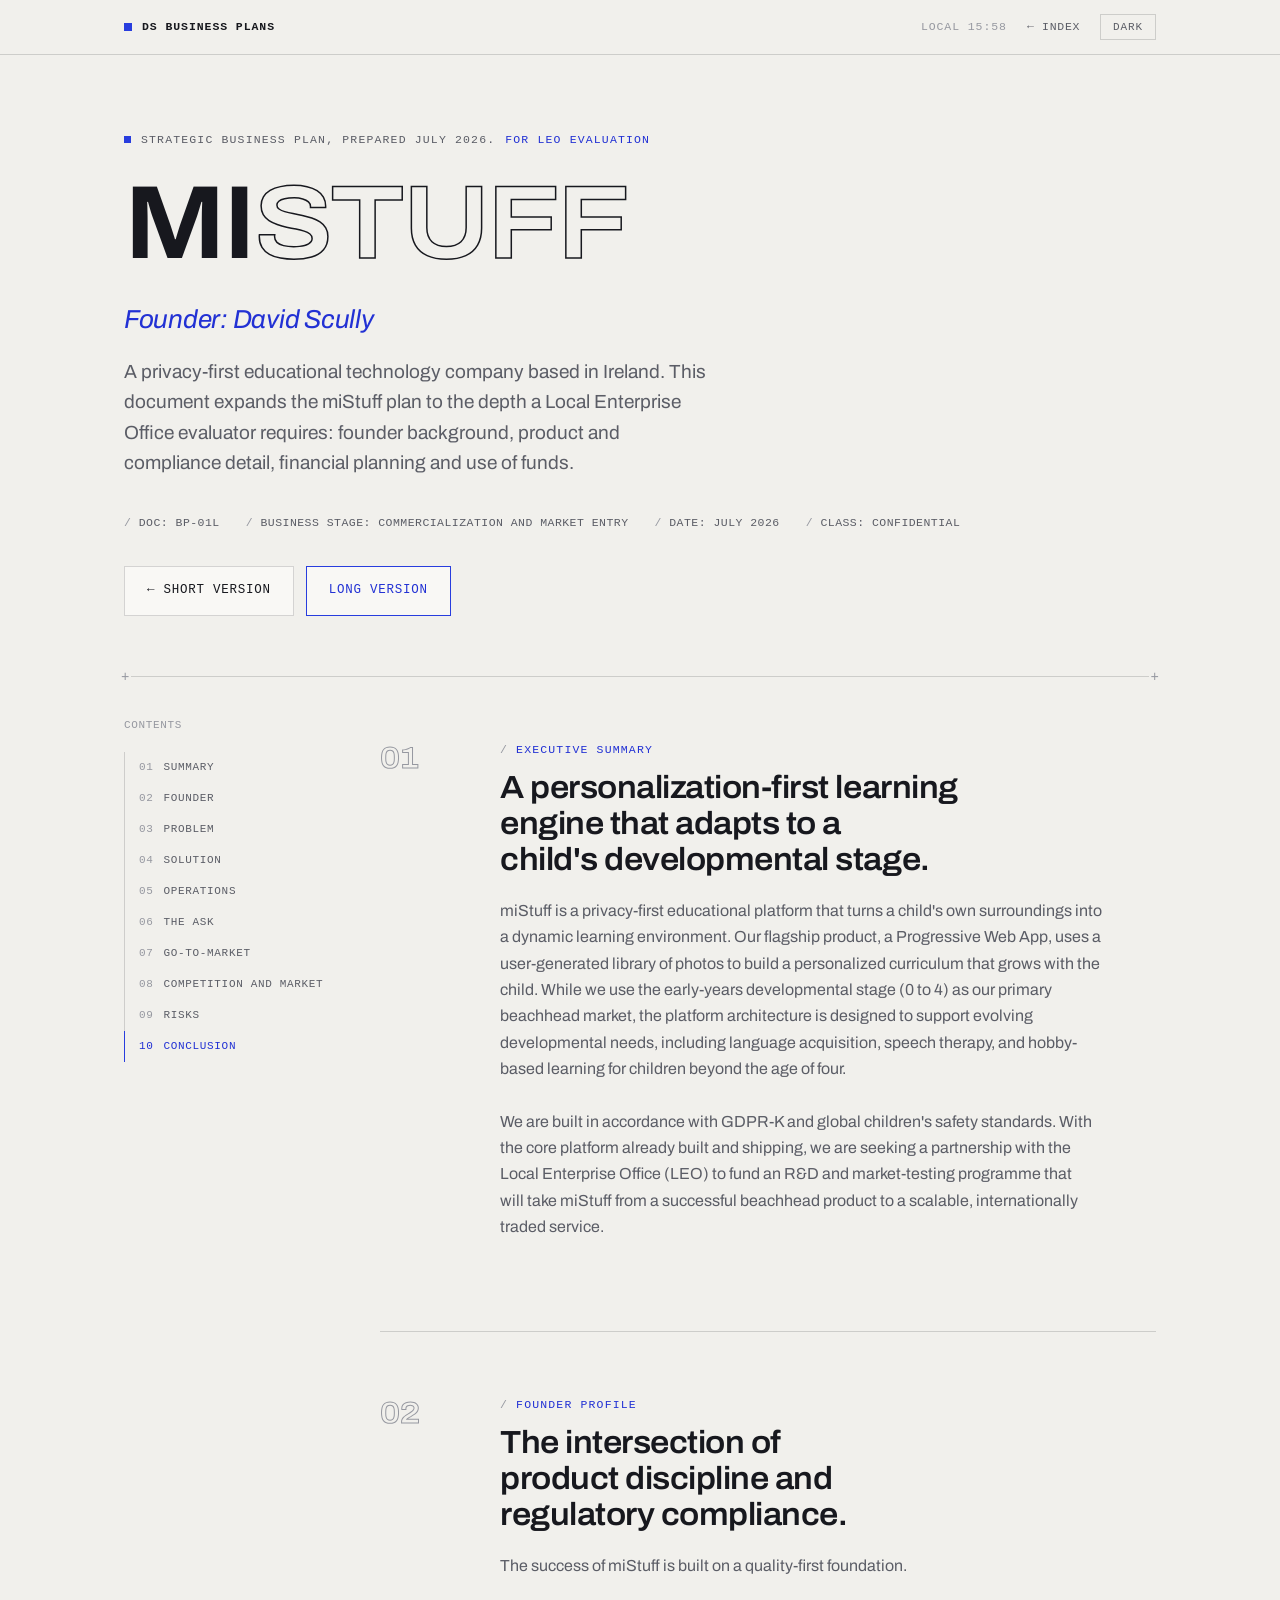
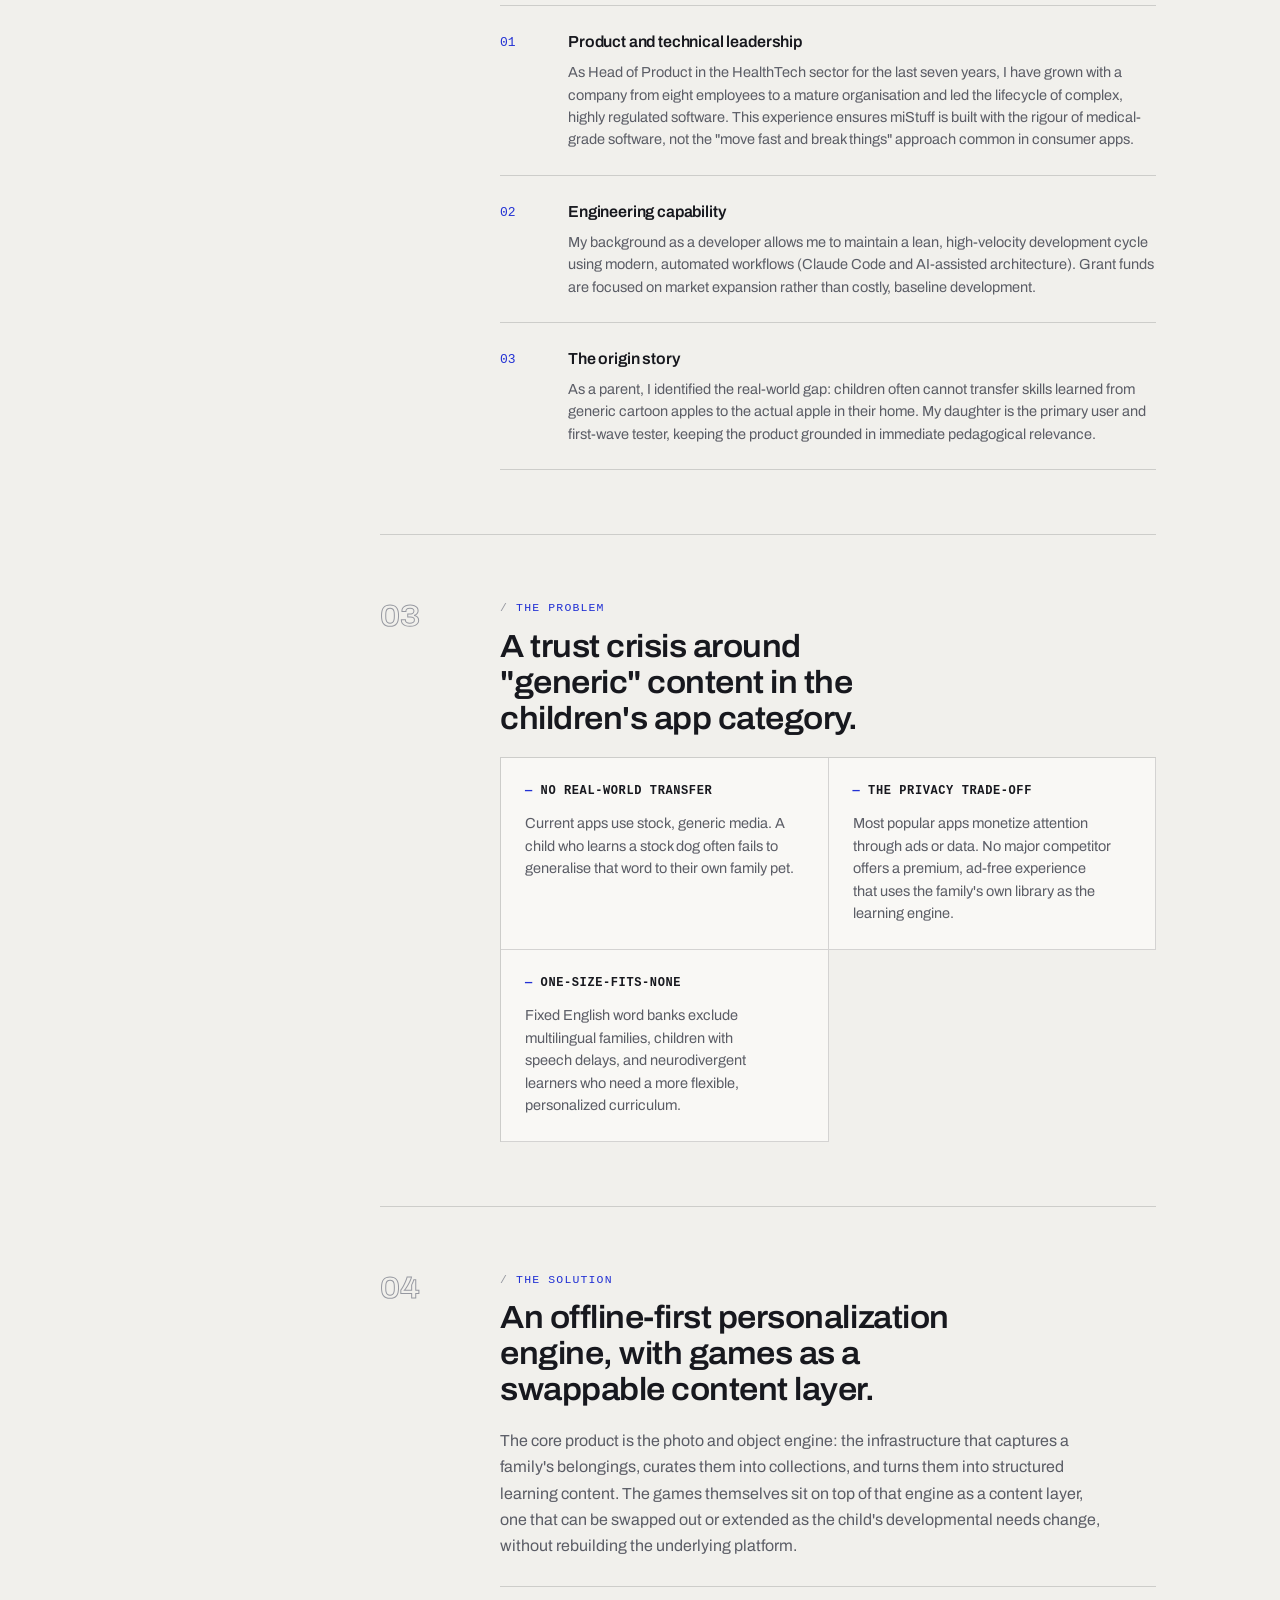
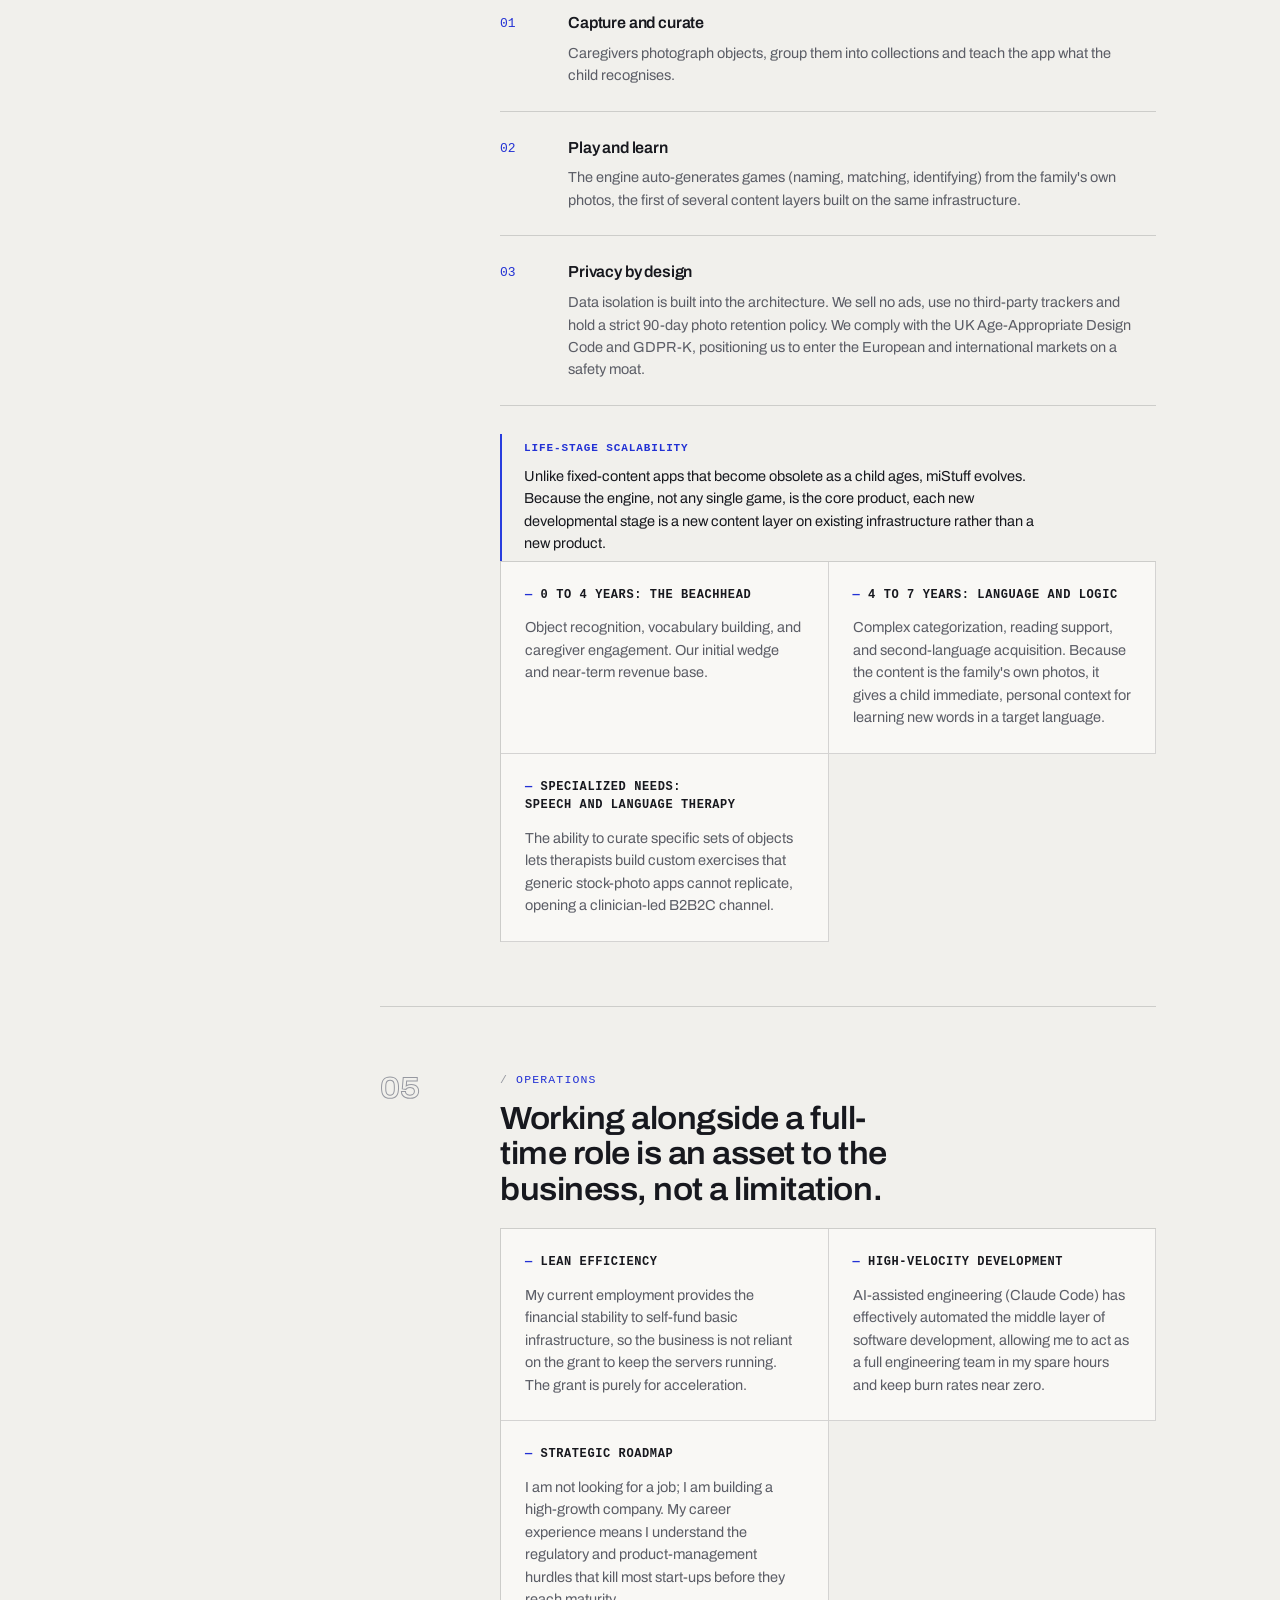
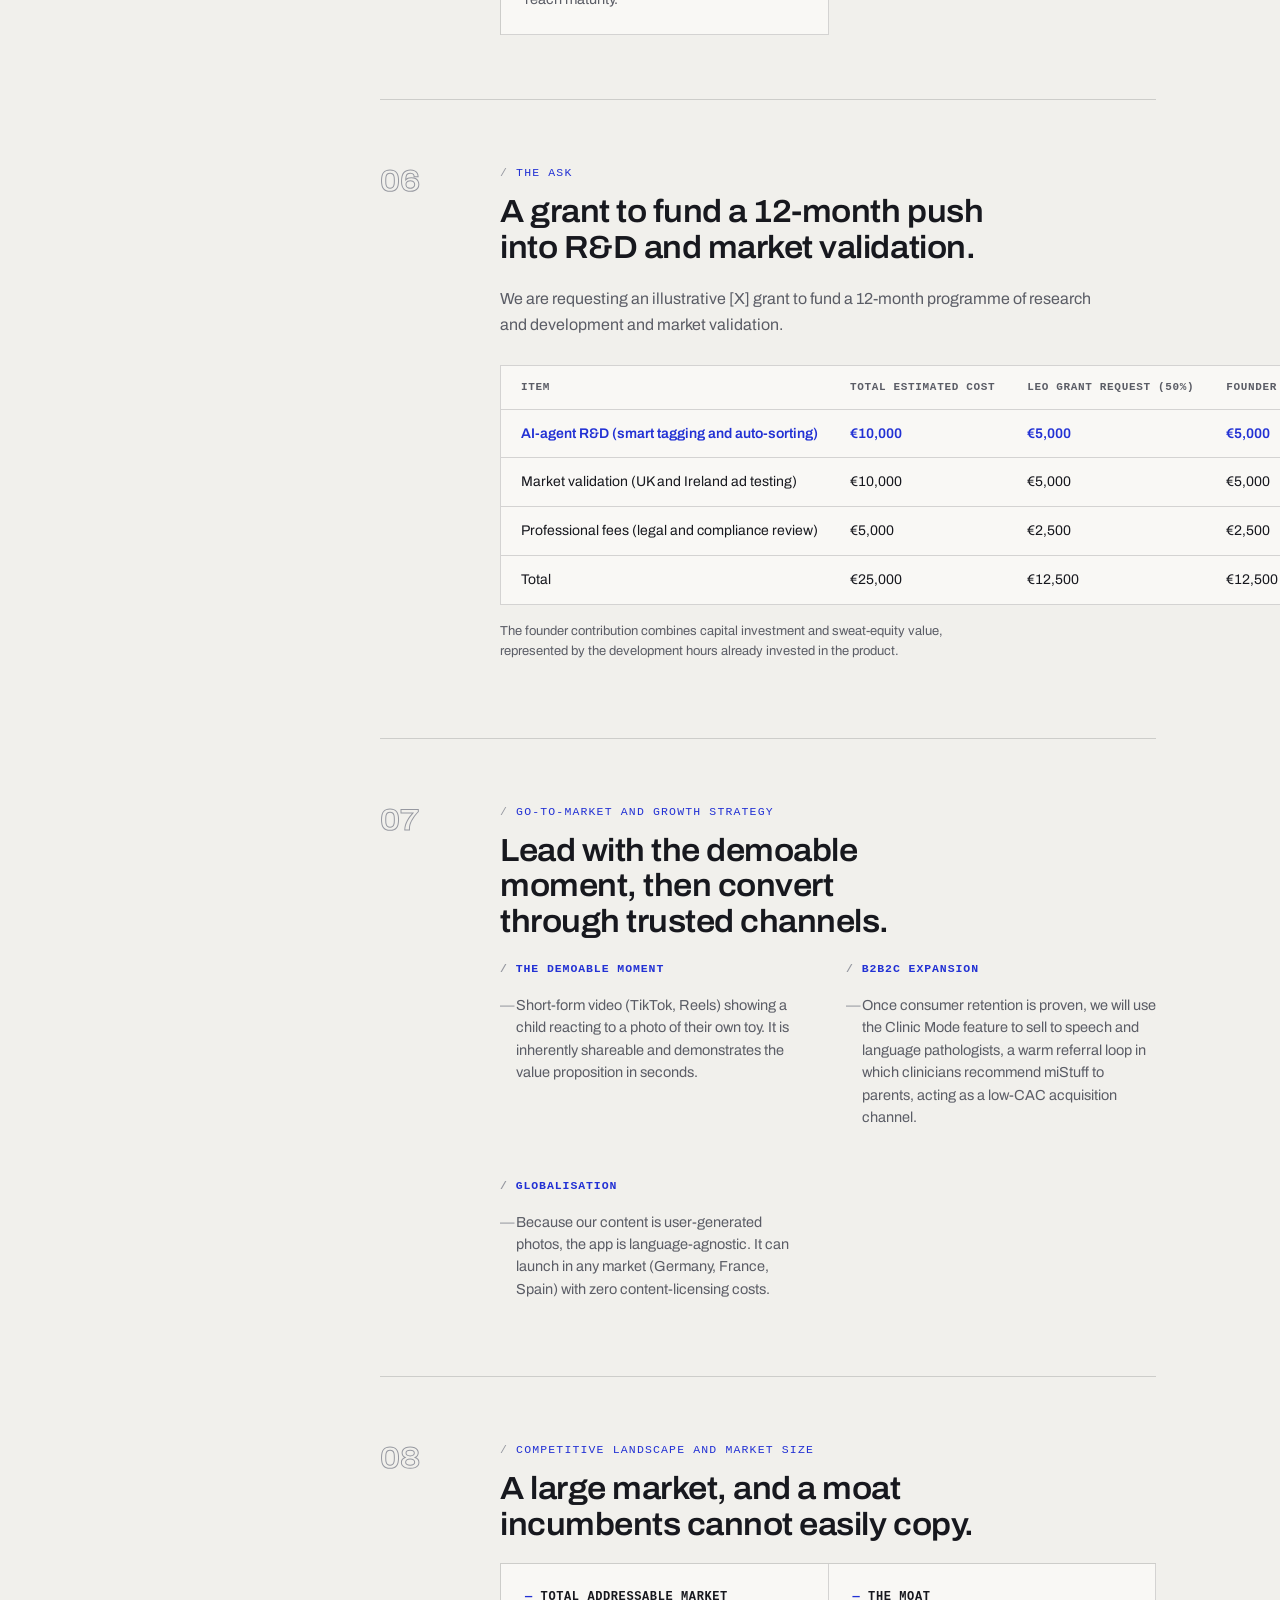
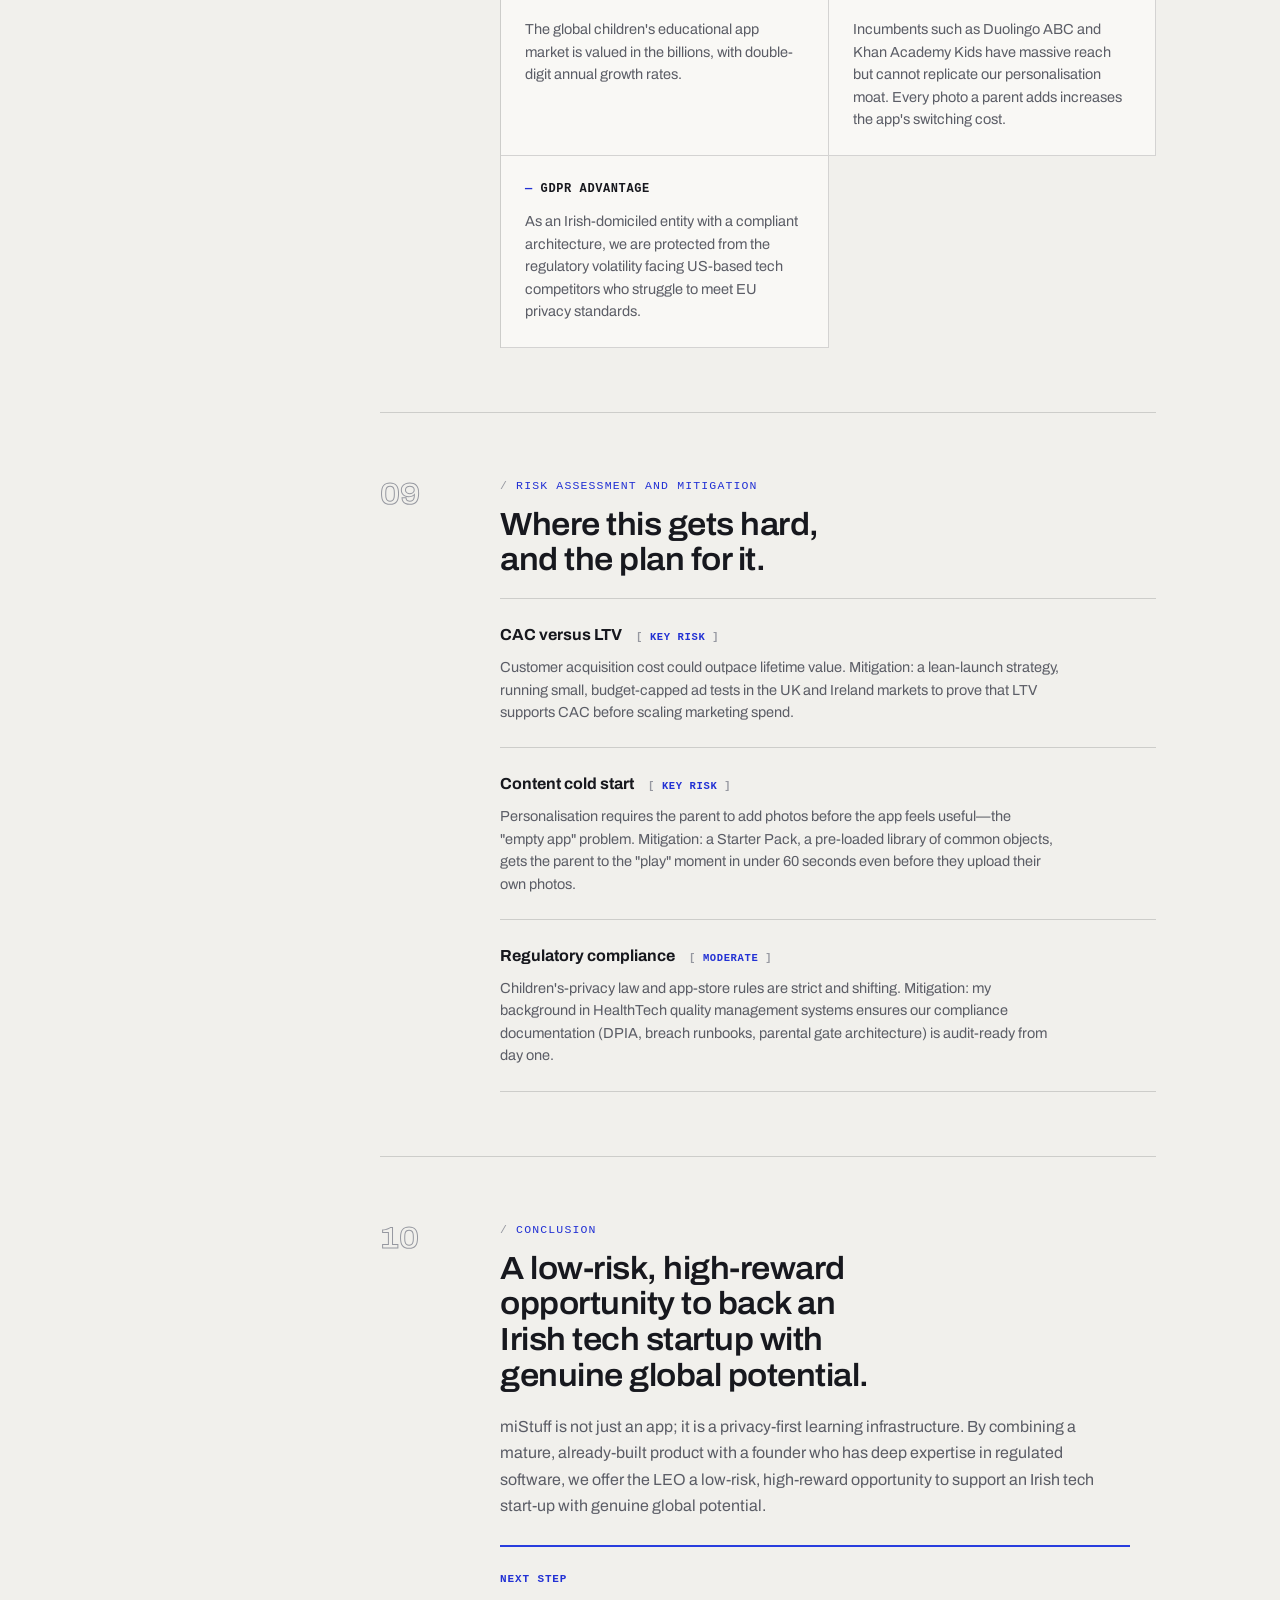
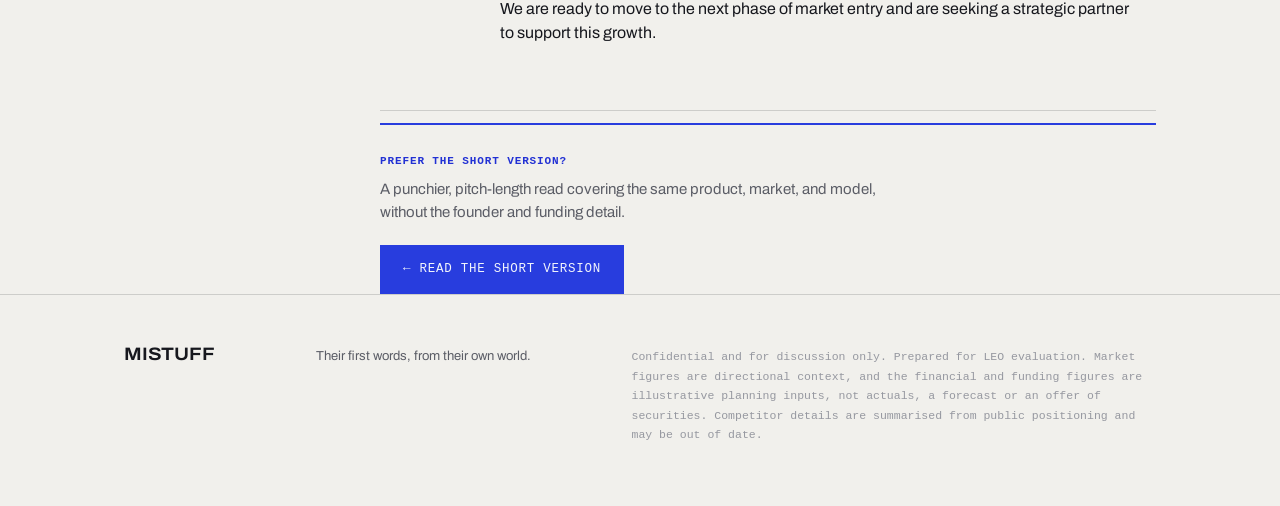
<file: plans/mistuff/long.html>
<!DOCTYPE html>
<html lang="en">
<head>
<meta charset="UTF-8">
<meta name="viewport" content="width=device-width, initial-scale=1.0">
<title>miStuff: Strategic Business Plan</title>
<meta name="description" content="miStuff strategic business plan: founder profile, product, market, financials, and use of funds, prepared for LEO evaluation.">
<link rel="icon" href="data:image/svg+xml,%3Csvg xmlns='http://www.w3.org/2000/svg' viewBox='0 0 32 32'%3E%3Crect width='32' height='32' fill='%23101116'/%3E%3Cpath d='M8 24 L8 8 L16 8 Q24 8 24 16 Q24 24 16 24 Z' fill='none' stroke='%237f8bff' stroke-width='2'/%3E%3C/svg%3E">
<link rel="preconnect" href="https://fonts.googleapis.com">
<link rel="preconnect" href="https://fonts.gstatic.com" crossorigin>
<link rel="stylesheet" href="https://fonts.googleapis.com/css2?family=Archivo:ital,wdth,wght@0,62..125,100..900;1,62..125,100..900&display=swap">
<link rel="stylesheet" href="../../assets/site.css">
</head>
<body>

<div class="progress" aria-hidden="true"></div>

<header class="masthead">
  <div class="wrap">
    <a class="brand" href="../../index.html">DS Business Plans</a>
    <nav>
      <span class="clock" data-clock aria-hidden="true"></span>
      <a class="back" href="../../index.html">← Index</a>
      <button class="theme-toggle" data-theme-toggle type="button">Dark</button>
    </nav>
  </div>
</header>

<div class="wrap">
  <div class="doc-header">
    <div class="doc-id"><span class="dot"></span> Strategic business plan, prepared July 2026. <em>For LEO evaluation</em></div>
    <h1 class="title">mi<span class="ghost">Stuff</span></h1>
    <p class="tagline">Founder: David Scully</p>
    <p class="lede">A privacy-first educational technology company based in Ireland. This document expands the miStuff plan to the depth a Local Enterprise Office evaluator requires: founder background, product and compliance detail, financial planning and use of funds.</p>
    <div class="meta-row">
      <span>Doc: BP-01L</span>
      <span>Business stage: commercialization and market entry</span>
      <span>Date: July 2026</span>
      <span>Class: confidential</span>
    </div>
    <div class="version-switch">
      <a class="btn" href="index.html">← Short version</a>
      <span class="btn active">Long version</span>
    </div>
  </div>

  <div class="layout">
    <nav class="rail" aria-label="Sections">
      <div class="rail-label">Contents</div>
      <ol>
        <li><a href="#summary"><span class="rn">01</span> Summary</a></li>
        <li><a href="#founder"><span class="rn">02</span> Founder</a></li>
        <li><a href="#problem"><span class="rn">03</span> Problem</a></li>
        <li><a href="#solution"><span class="rn">04</span> Solution</a></li>
        <li><a href="#operations"><span class="rn">05</span> Operations</a></li>
        <li><a href="#ask"><span class="rn">06</span> The ask</a></li>
        <li><a href="#gtm"><span class="rn">07</span> Go-to-market</a></li>
        <li><a href="#market"><span class="rn">08</span> Competition and market</a></li>
        <li><a href="#risks"><span class="rn">09</span> Risks</a></li>
        <li><a href="#conclusion"><span class="rn">10</span> Conclusion</a></li>
      </ol>
    </nav>

    <div class="doc-main">

  <div class="doc">

  <section id="summary" data-reveal>
    <div>
      <div class="kicker">Executive summary</div>
      <h2>A personalization-first learning engine that adapts to a child's developmental stage.</h2>
      <p class="intro">miStuff is a privacy-first educational platform that turns a child's own surroundings into a dynamic learning environment. Our flagship product, a Progressive Web App, uses a user-generated library of photos to build a personalized curriculum that grows with the child. While we use the early-years developmental stage (0 to 4) as our primary beachhead market, the platform architecture is designed to support evolving developmental needs, including language acquisition, speech therapy, and hobby-based learning for children beyond the age of four.</p>
      <p class="intro">We are built in accordance with GDPR-K and global children's safety standards. With the core platform already built and shipping, we are seeking a partnership with the Local Enterprise Office (LEO) to fund an R&amp;D and market-testing programme that will take miStuff from a successful beachhead product to a scalable, internationally traded service.</p>
    </div>
  </section>

  <section id="founder" data-reveal>
    <div>
      <div class="kicker">Founder profile</div>
      <h2>The intersection of product discipline and regulatory compliance.</h2>
      <p class="intro">The success of miStuff is built on a quality-first foundation.</p>
      <div class="steps">
        <div class="step">
          <div class="n">01</div>
          <div>
            <h3>Product and technical leadership</h3>
            <p>As Head of Product in the HealthTech sector for the last seven years, I have grown with a company from eight employees to a mature organisation and led the lifecycle of complex, highly regulated software. This experience ensures miStuff is built with the rigour of medical-grade software, not the "move fast and break things" approach common in consumer apps.</p>
          </div>
        </div>
        <div class="step">
          <div class="n">02</div>
          <div>
            <h3>Engineering capability</h3>
            <p>My background as a developer allows me to maintain a lean, high-velocity development cycle using modern, automated workflows (Claude Code and AI-assisted architecture). Grant funds are focused on market expansion rather than costly, baseline development.</p>
          </div>
        </div>
        <div class="step">
          <div class="n">03</div>
          <div>
            <h3>The origin story</h3>
            <p>As a parent, I identified the real-world gap: children often cannot transfer skills learned from generic cartoon apples to the actual apple in their home. My daughter is the primary user and first-wave tester, keeping the product grounded in immediate pedagogical relevance.</p>
          </div>
        </div>
      </div>
    </div>
  </section>

  <section id="problem" data-reveal>
    <div>
      <div class="kicker">The problem</div>
      <h2>A trust crisis around "generic" content in the children's app category.</h2>
      <div class="grid-plain">
        <div class="cell">
          <h3>No real-world transfer</h3>
          <p>Current apps use stock, generic media. A child who learns a stock dog often fails to generalise that word to their own family pet.</p>
        </div>
        <div class="cell">
          <h3>The privacy trade-off</h3>
          <p>Most popular apps monetize attention through ads or data. No major competitor offers a premium, ad-free experience that uses the family's own library as the learning engine.</p>
        </div>
        <div class="cell">
          <h3>One-size-fits-none</h3>
          <p>Fixed English word banks exclude multilingual families, children with speech delays, and neurodivergent learners who need a more flexible, personalized curriculum.</p>
        </div>
      </div>
    </div>
  </section>

  <section id="solution" data-reveal>
    <div>
      <div class="kicker">The solution</div>
      <h2>An offline-first personalization engine, with games as a swappable content layer.</h2>
      <p class="intro">The core product is the photo and object engine: the infrastructure that captures a family's belongings, curates them into collections, and turns them into structured learning content. The games themselves sit on top of that engine as a content layer, one that can be swapped out or extended as the child's developmental needs change, without rebuilding the underlying platform.</p>
      <div class="steps">
        <div class="step">
          <div class="n">01</div>
          <div>
            <h3>Capture and curate</h3>
            <p>Caregivers photograph objects, group them into collections and teach the app what the child recognises.</p>
          </div>
        </div>
        <div class="step">
          <div class="n">02</div>
          <div>
            <h3>Play and learn</h3>
            <p>The engine auto-generates games (naming, matching, identifying) from the family's own photos, the first of several content layers built on the same infrastructure.</p>
          </div>
        </div>
        <div class="step">
          <div class="n">03</div>
          <div>
            <h3>Privacy by design</h3>
            <p>Data isolation is built into the architecture. We sell no ads, use no third-party trackers and hold a strict 90-day photo retention policy. We comply with the UK Age-Appropriate Design Code and GDPR-K, positioning us to enter the European and international markets on a safety moat.</p>
          </div>
        </div>
      </div>
      <div class="callout">
        <strong>Life-stage scalability</strong>
        Unlike fixed-content apps that become obsolete as a child ages, miStuff evolves. Because the engine, not any single game, is the core product, each new developmental stage is a new content layer on existing infrastructure rather than a new product.
      </div>
      <div class="grid-plain">
        <div class="cell">
          <h3>0 to 4 years: the beachhead</h3>
          <p>Object recognition, vocabulary building, and caregiver engagement. Our initial wedge and near-term revenue base.</p>
        </div>
        <div class="cell">
          <h3>4 to 7 years: language and logic</h3>
          <p>Complex categorization, reading support, and second-language acquisition. Because the content is the family's own photos, it gives a child immediate, personal context for learning new words in a target language.</p>
        </div>
        <div class="cell">
          <h3>Specialized needs: speech and language therapy</h3>
          <p>The ability to curate specific sets of objects lets therapists build custom exercises that generic stock-photo apps cannot replicate, opening a clinician-led B2B2C channel.</p>
        </div>
      </div>
    </div>
  </section>

  <section id="operations" data-reveal>
    <div>
      <div class="kicker">Operations</div>
      <h2>Working alongside a full-time role is an asset to the business, not a limitation.</h2>
      <div class="grid-plain">
        <div class="cell">
          <h3>Lean efficiency</h3>
          <p>My current employment provides the financial stability to self-fund basic infrastructure, so the business is not reliant on the grant to keep the servers running. The grant is purely for acceleration.</p>
        </div>
        <div class="cell">
          <h3>High-velocity development</h3>
          <p>AI-assisted engineering (Claude Code) has effectively automated the middle layer of software development, allowing me to act as a full engineering team in my spare hours and keep burn rates near zero.</p>
        </div>
        <div class="cell">
          <h3>Strategic roadmap</h3>
          <p>I am not looking for a job; I am building a high-growth company. My career experience means I understand the regulatory and product-management hurdles that kill most start-ups before they reach maturity.</p>
        </div>
      </div>
    </div>
  </section>

  <section id="ask" data-reveal>
    <div>
      <div class="kicker">The ask</div>
      <h2>A grant to fund a 12-month push into R&amp;D and market validation.</h2>
      <p class="intro">We are requesting an illustrative [X] grant to fund a 12-month programme of research and development and market validation.</p>
      <div class="table-scroll">
        <table>
          <thead>
            <tr><th>Item</th><th>Total estimated cost</th><th>LEO grant request (50%)</th><th>Founder contribution (50%)</th></tr>
          </thead>
          <tbody>
            <tr><td>AI-agent R&amp;D (smart tagging and auto-sorting)</td><td>€10,000</td><td>€5,000</td><td>€5,000</td></tr>
            <tr><td>Market validation (UK and Ireland ad testing)</td><td>€10,000</td><td>€5,000</td><td>€5,000</td></tr>
            <tr><td>Professional fees (legal and compliance review)</td><td>€5,000</td><td>€2,500</td><td>€2,500</td></tr>
            <tr><td>Total</td><td>€25,000</td><td>€12,500</td><td>€12,500</td></tr>
          </tbody>
        </table>
      </div>
      <p class="note">The founder contribution combines capital investment and sweat-equity value, represented by the development hours already invested in the product.</p>
    </div>
  </section>

  <section id="gtm" data-reveal>
    <div>
      <div class="kicker">Go-to-market and growth strategy</div>
      <h2>Lead with the demoable moment, then convert through trusted channels.</h2>
      <div class="gtm-cols">
        <div>
          <h3>The demoable moment</h3>
          <ul>
            <li>Short-form video (TikTok, Reels) showing a child reacting to a photo of their own toy. It is inherently shareable and demonstrates the value proposition in seconds.</li>
          </ul>
        </div>
        <div>
          <h3>B2B2C expansion</h3>
          <ul>
            <li>Once consumer retention is proven, we will use the Clinic Mode feature to sell to speech and language pathologists, a warm referral loop in which clinicians recommend miStuff to parents, acting as a low-CAC acquisition channel.</li>
          </ul>
        </div>
        <div>
          <h3>Globalisation</h3>
          <ul>
            <li>Because our content is user-generated photos, the app is language-agnostic. It can launch in any market (Germany, France, Spain) with zero content-licensing costs.</li>
          </ul>
        </div>
      </div>
    </div>
  </section>

  <section id="market" data-reveal>
    <div>
      <div class="kicker">Competitive landscape and market size</div>
      <h2>A large market, and a moat incumbents cannot easily copy.</h2>
      <div class="grid-plain">
        <div class="cell">
          <h3>Total addressable market</h3>
          <p>The global children's educational app market is valued in the billions, with double-digit annual growth rates.</p>
        </div>
        <div class="cell">
          <h3>The moat</h3>
          <p>Incumbents such as Duolingo ABC and Khan Academy Kids have massive reach but cannot replicate our personalisation moat. Every photo a parent adds increases the app's switching cost.</p>
        </div>
        <div class="cell">
          <h3>GDPR advantage</h3>
          <p>As an Irish-domiciled entity with a compliant architecture, we are protected from the regulatory volatility facing US-based tech competitors who struggle to meet EU privacy standards.</p>
        </div>
      </div>
    </div>
  </section>

  <section id="risks" data-reveal>
    <div>
      <div class="kicker">Risk assessment and mitigation</div>
      <h2>Where this gets hard, and the plan for it.</h2>
      <div class="risk-grid">
        <div class="risk">
          <h3>CAC versus LTV <span class="sev">Key risk</span></h3>
          <p>Customer acquisition cost could outpace lifetime value. Mitigation: a lean-launch strategy, running small, budget-capped ad tests in the UK and Ireland markets to prove that LTV supports CAC before scaling marketing spend.</p>
        </div>
        <div class="risk">
          <h3>Content cold start <span class="sev">Key risk</span></h3>
          <p>Personalisation requires the parent to add photos before the app feels useful—the "empty app" problem. Mitigation: a Starter Pack, a pre-loaded library of common objects, gets the parent to the "play" moment in under 60 seconds even before they upload their own photos.</p>
        </div>
        <div class="risk">
          <h3>Regulatory compliance <span class="sev">Moderate</span></h3>
          <p>Children's-privacy law and app-store rules are strict and shifting. Mitigation: my background in HealthTech quality management systems ensures our compliance documentation (DPIA, breach runbooks, parental gate architecture) is audit-ready from day one.</p>
        </div>
      </div>
    </div>
  </section>

  <section id="conclusion" data-reveal>
    <div>
      <div class="kicker">Conclusion</div>
      <h2>A low-risk, high-reward opportunity to back an Irish tech startup with genuine global potential.</h2>
      <p class="intro">miStuff is not just an app; it is a privacy-first learning infrastructure. By combining a mature, already-built product with a founder who has deep expertise in regulated software, we offer the LEO a low-risk, high-reward opportunity to support an Irish tech start-up with genuine global potential.</p>
      <div class="bottom-line">
        <strong>Next step</strong>
        We are ready to move to the next phase of market entry and are seeking a strategic partner to support this growth.
      </div>
    </div>
  </section>

  </div>

  <div class="cta-panel" data-reveal>
    <div>
      <strong>Prefer the short version?</strong>
      <p>A punchier, pitch-length read covering the same product, market, and model, without the founder and funding detail.</p>
    </div>
    <a class="btn primary" href="index.html">← Read the short version</a>
  </div>

    </div>
  </div>
</div>

<footer class="site-footer">
  <div class="wrap">
    <div class="mark">miStuff</div>
    <div class="sub">Their first words, from their own world.</div>
    <p class="fine">Confidential and for discussion only. Prepared for LEO evaluation. Market figures are directional context, and the financial and funding figures are illustrative planning inputs, not actuals, a forecast or an offer of securities. Competitor details are summarised from public positioning and may be out of date.</p>
  </div>
</footer>

<script src="../../assets/site.js"></script>
</body>
</html>
</file>
<file: assets/site.css>
/* DS Business Plans — design system v3
   "Instrument" aesthetic: bone/graphite surfaces, one ultramarine signal color,
   width-axis grotesk display type, hairline structure, monospace telemetry.
   No gradients-as-decoration, no drop-shadow cards, no pills, no emoji. */

:root{
  --bg:oklch(95.5% 0.006 95);
  --ink:oklch(21% 0.012 275);
  --muted:oklch(48% 0.014 275);
  --faint:oklch(68% 0.012 275);
  --line:color-mix(in oklab, oklch(21% 0.012 275) 16%, transparent);
  --surface:oklch(98% 0.004 95);
  --accent:oklch(47% 0.24 268);
  --accent-text:oklch(44% 0.24 268);
  --accent-contrast:oklch(97% 0.01 268);
  --font-display:"Archivo",-apple-system,BlinkMacSystemFont,"Segoe UI",Helvetica,Arial,sans-serif;
  --font-body:"Archivo",-apple-system,BlinkMacSystemFont,"Segoe UI",Helvetica,Arial,sans-serif;
  --font-mono:ui-monospace,"SF Mono","Cascadia Mono","Roboto Mono",Menlo,Consolas,monospace;
  color-scheme:light;
}
@media (prefers-color-scheme:dark){
  :root{
    --bg:oklch(17% 0.012 272);
    --ink:oklch(92% 0.006 95);
    --muted:oklch(66% 0.012 275);
    --faint:oklch(46% 0.012 275);
    --line:color-mix(in oklab, oklch(92% 0.006 95) 16%, transparent);
    --surface:oklch(21% 0.012 272);
    --accent:oklch(66% 0.19 272);
    --accent-text:oklch(72% 0.16 272);
    --accent-contrast:oklch(15% 0.02 272);
    color-scheme:dark;
  }
}
:root[data-theme="light"]{
  --bg:oklch(95.5% 0.006 95);
  --ink:oklch(21% 0.012 275);
  --muted:oklch(48% 0.014 275);
  --faint:oklch(68% 0.012 275);
  --line:color-mix(in oklab, oklch(21% 0.012 275) 16%, transparent);
  --surface:oklch(98% 0.004 95);
  --accent:oklch(47% 0.24 268);
  --accent-text:oklch(44% 0.24 268);
  --accent-contrast:oklch(97% 0.01 268);
  color-scheme:light;
}
:root[data-theme="dark"]{
  --bg:oklch(17% 0.012 272);
  --ink:oklch(92% 0.006 95);
  --muted:oklch(66% 0.012 275);
  --faint:oklch(46% 0.012 275);
  --line:color-mix(in oklab, oklch(92% 0.006 95) 16%, transparent);
  --surface:oklch(21% 0.012 272);
  --accent:oklch(66% 0.19 272);
  --accent-text:oklch(72% 0.16 272);
  --accent-contrast:oklch(15% 0.02 272);
  color-scheme:dark;
}

@view-transition{ navigation:auto; }

*{box-sizing:border-box;}
html{-webkit-text-size-adjust:100%;scroll-behavior:smooth;}
@media (prefers-reduced-motion:reduce){ html{scroll-behavior:auto;} }
body{
  margin:0;
  background:var(--bg);
  color:var(--ink);
  font-family:var(--font-body);
  font-size:15.5px;
  line-height:1.55;
  -webkit-font-smoothing:antialiased;
  text-rendering:optimizeLegibility;
}
a{color:inherit;}
::selection{background:var(--accent);color:var(--accent-contrast);}
:focus-visible{outline:2px solid var(--accent);outline-offset:3px;}
h1,h2,h3{text-wrap:balance;}
p{text-wrap:pretty;}

.wrap{max-width:1080px;margin:0 auto;padding:0 24px;}

/* ---------- scroll progress (CSS scroll-driven, cosmetic) ---------- */
.progress{
  position:fixed;top:0;left:0;right:0;height:2px;z-index:100;
  background:var(--accent);
  transform-origin:0 50%;
  transform:scaleX(0);
}
@supports (animation-timeline: scroll()){
  .progress{
    animation:progress-grow linear both;
    animation-timeline:scroll(root);
  }
  @keyframes progress-grow{ from{transform:scaleX(0);} to{transform:scaleX(1);} }
}

/* ---------- masthead ---------- */
.masthead{
  position:sticky;top:0;z-index:90;
  background:var(--bg);
  border-bottom:1px solid var(--line);
}
.masthead .wrap{
  display:flex;align-items:center;justify-content:space-between;gap:16px;
  padding-top:14px;padding-bottom:14px;
  font-family:var(--font-mono);font-size:11.5px;letter-spacing:.08em;text-transform:uppercase;
  color:var(--muted);
}
.masthead .brand{
  color:var(--ink);text-decoration:none;font-weight:600;
  display:inline-flex;align-items:center;gap:10px;
}
.masthead .brand::before{
  content:"";width:8px;height:8px;background:var(--accent);
  display:inline-block;
}
.masthead .brand:hover{color:var(--accent-text);}
.masthead nav{display:flex;align-items:center;gap:20px;}
.masthead nav a{text-decoration:none;color:var(--muted);}
.masthead nav a:hover{color:var(--accent-text);}
.masthead .clock{color:var(--faint);font-variant-numeric:tabular-nums;}
@media (max-width:560px){ .masthead .clock{display:none;} }

.theme-toggle{
  font-family:var(--font-mono);font-size:11px;letter-spacing:.08em;text-transform:uppercase;
  background:none;border:1px solid var(--line);color:var(--muted);
  padding:6px 12px;border-radius:0;cursor:pointer;
}
.theme-toggle:hover{border-color:var(--accent);color:var(--accent-text);}

/* ---------- doc header / hero ---------- */
.doc-header{
  position:relative;
  padding:76px 0 60px;
  border-bottom:1px solid var(--line);
}
.doc-header::before,.doc-header::after{
  content:"+";
  position:absolute;bottom:-0.72em;
  font-family:var(--font-mono);font-size:14px;line-height:1;
  color:var(--faint);
  background:var(--bg);
  padding:2px;
}
.doc-header::before{left:-5px;}
.doc-header::after{right:-5px;}

.doc-id{
  font-family:var(--font-mono);font-size:11.5px;letter-spacing:.1em;text-transform:uppercase;
  color:var(--muted);margin-bottom:26px;
  display:flex;gap:10px;align-items:center;flex-wrap:wrap;
}
.doc-id .dot{
  width:7px;height:7px;background:var(--accent);display:inline-block;
}
@media (prefers-reduced-motion:no-preference){
  .doc-id .dot{animation:pulse 2.4s ease-in-out infinite;}
  @keyframes pulse{ 0%,100%{opacity:1;} 50%{opacity:.25;} }
}
.doc-id em{font-style:normal;color:var(--accent-text);}

h1.title{
  font-family:var(--font-display);
  font-weight:640;
  font-stretch:112%;
  font-size:clamp(44px,8.5vw,104px);
  line-height:.94;
  letter-spacing:-0.025em;
  text-transform:uppercase;
  margin:0 0 26px;
  max-width:14ch;
}
h1.title .ghost{
  color:transparent;
  -webkit-text-stroke:1.5px var(--ink);
}
h1.title .signal{color:var(--accent-text);}
.lede{
  font-size:clamp(16px,2vw,19px);color:var(--muted);max-width:54ch;margin:0;
  line-height:1.6;
}
.tagline{
  font-family:var(--font-display);font-style:italic;font-weight:420;
  font-stretch:100%;text-transform:none;
  font-size:clamp(19px,2.6vw,26px);margin:0 0 18px;color:var(--accent-text);
  letter-spacing:-0.01em;
}
.meta-row{
  display:flex;flex-wrap:wrap;gap:8px 26px;margin-top:36px;
  font-family:var(--font-mono);font-size:11.5px;color:var(--muted);letter-spacing:.04em;
  text-transform:uppercase;
}
.meta-row span{white-space:nowrap;}
.meta-row span::before{content:"/ ";color:var(--faint);}

/* ---------- index list (homepage) ---------- */
.index-list{counter-reset:plan;}
a.index-row{
  counter-increment:plan;
  display:grid;grid-template-columns:minmax(72px,110px) 1fr auto;gap:24px;align-items:start;
  padding:40px 0;border-bottom:1px solid var(--line);
  text-decoration:none;color:var(--ink);
  transition:background-color .18s ease,color .18s ease;
}
a.index-row .n{
  font-family:var(--font-display);font-stretch:112%;font-weight:640;
  font-size:clamp(28px,4.5vw,52px);line-height:1;
  color:transparent;-webkit-text-stroke:1px var(--faint);
  transition:color .18s ease,-webkit-text-stroke-color .18s ease;
}
a.index-row h2{
  font-family:var(--font-display);font-weight:600;font-stretch:108%;
  font-size:clamp(24px,3.4vw,36px);text-transform:uppercase;
  margin:0 0 10px;letter-spacing:-0.015em;line-height:1;
}
a.index-row .status{
  font-family:var(--font-mono);font-size:11px;letter-spacing:.08em;text-transform:uppercase;
  color:var(--accent-text);margin-bottom:12px;display:block;
}
a.index-row p{margin:0;color:var(--muted);font-size:15px;max-width:58ch;}
a.index-row .arrow{
  font-family:var(--font-mono);color:var(--faint);font-size:20px;padding-top:4px;
  transition:transform .18s ease,color .18s ease;
}
a.index-row:hover,a.index-row:focus-visible{
  background:var(--accent);color:var(--accent-contrast);
}
a.index-row:hover .n,a.index-row:focus-visible .n{
  color:var(--accent-contrast);-webkit-text-stroke-color:var(--accent-contrast);
}
a.index-row:hover .status,a.index-row:hover p,
a.index-row:focus-visible .status,a.index-row:focus-visible p{color:var(--accent-contrast);}
a.index-row:hover .arrow,a.index-row:focus-visible .arrow{
  transform:translateX(6px);color:var(--accent-contrast);
}
@media (max-width:640px){
  a.index-row{grid-template-columns:1fr auto;}
  a.index-row .n{grid-column:1 / -1;font-size:24px;}
}

/* ---------- back link ---------- */
a.back{
  font-family:var(--font-mono);font-size:11.5px;letter-spacing:.06em;text-transform:uppercase;
  color:var(--muted);text-decoration:none;display:inline-flex;gap:8px;align-items:center;
}
a.back:hover{color:var(--accent-text);}

/* ---------- plan page layout: rail + document ---------- */
.layout{display:grid;grid-template-columns:minmax(0,1fr);gap:0;}
.doc-main{min-width:0;}
.rail{display:none;}
@media (min-width:1080px){
  .layout{grid-template-columns:200px minmax(0,1fr);gap:56px;align-items:start;}
  .rail{
    display:block;
    position:sticky;top:76px;
    padding:40px 0;
    font-family:var(--font-mono);font-size:11px;letter-spacing:.06em;text-transform:uppercase;
  }
  .rail .rail-label{color:var(--faint);margin-bottom:18px;}
  .rail ol{list-style:none;margin:0;padding:0;}
  .rail li{margin:0;}
  .rail a{
    display:flex;gap:10px;align-items:baseline;
    padding:7px 0;text-decoration:none;color:var(--muted);
    border-left:1px solid var(--line);padding-left:14px;
  }
  .rail a .rn{color:var(--faint);font-variant-numeric:tabular-nums;}
  .rail a:hover{color:var(--ink);}
  .rail a[aria-current="true"]{
    color:var(--accent-text);border-left-color:var(--accent);
  }
  .rail a[aria-current="true"] .rn{color:var(--accent-text);}
}

/* ---------- stat strip ---------- */
.stat-strip{
  display:grid;grid-template-columns:repeat(auto-fit,minmax(180px,1fr));
  border-bottom:1px solid var(--line);
  margin:0;
}
.stat-strip .stat{
  padding:28px 22px 26px;border-left:1px solid var(--line);
}
.stat-strip .stat:first-child{border-left:none;padding-left:0;}
.stat .num{
  font-family:var(--font-display);font-stretch:112%;font-weight:640;
  font-size:clamp(26px,3vw,38px);line-height:1;letter-spacing:-0.02em;
  color:var(--ink);
}
.stat .label{
  font-size:12.5px;color:var(--muted);margin-top:10px;line-height:1.45;
}
@media (max-width:640px){
  .stat-strip{grid-template-columns:1fr 1fr;}
  .stat-strip .stat{border-left:none;padding-left:0;border-top:1px solid var(--line);}
  .stat-strip .stat:nth-child(-n+2){border-top:none;}
}

/* ---------- numbered sections ---------- */
.doc{counter-reset:sec;}
.doc > section{
  counter-increment:sec;
  display:grid;grid-template-columns:88px 1fr;gap:32px;
  padding:64px 0;border-bottom:1px solid var(--line);
  scroll-margin-top:76px;
}
.doc > section::before{
  content:counter(sec,decimal-leading-zero);
  font-family:var(--font-display);font-stretch:112%;font-weight:640;
  font-size:30px;line-height:1;
  color:transparent;-webkit-text-stroke:1px var(--faint);
  padding-top:2px;
}
@media (max-width:680px){
  .doc > section{grid-template-columns:1fr;gap:14px;padding:48px 0;}
  .doc > section::before{font-size:22px;padding-top:0;}
}
.kicker{
  font-family:var(--font-mono);font-size:11.5px;letter-spacing:.1em;text-transform:uppercase;
  color:var(--accent-text);margin-bottom:12px;
}
.kicker::before{content:"/ ";color:var(--faint);}
section > div > h2, section > h2{
  font-family:var(--font-display);font-weight:600;font-stretch:106%;
  font-size:clamp(23px,3vw,32px);margin:0 0 20px;
  letter-spacing:-0.015em;line-height:1.12;max-width:26ch;
}
section p.intro{color:var(--muted);font-size:16px;max-width:68ch;margin-bottom:26px;line-height:1.65;}

/* ---------- hairline grid cells ---------- */
.grid-plain{
  display:grid;grid-template-columns:repeat(auto-fit,minmax(230px,1fr));
  border-top:1px solid var(--line);border-left:1px solid var(--line);
}
.grid-plain .cell{
  border-right:1px solid var(--line);border-bottom:1px solid var(--line);
  padding:24px;background:var(--surface);
}
.grid-plain .cell h3{
  font-family:var(--font-mono);font-size:12px;letter-spacing:.05em;text-transform:uppercase;
  color:var(--ink);margin:0 0 12px;
}
.grid-plain .cell h3::before{content:"— ";color:var(--accent-text);}
.grid-plain .cell p{margin:0;color:var(--muted);font-size:14.5px;}

/* ---------- numbered steps ---------- */
.steps{border-top:1px solid var(--line);}
.step{
  display:grid;grid-template-columns:48px 1fr;gap:20px;
  padding:24px 0;border-bottom:1px solid var(--line);
}
.step .n{
  font-family:var(--font-mono);font-size:13px;color:var(--accent-text);padding-top:3px;
  font-variant-numeric:tabular-nums;
}
.step h3{margin:0 0 6px;font-size:16px;font-weight:600;letter-spacing:-0.01em;}
.step p{margin:0;color:var(--muted);font-size:14.5px;}

.callout{
  border-left:2px solid var(--accent);
  padding:6px 0 6px 22px;
  font-size:14.5px;color:var(--ink);margin-top:28px;max-width:70ch;
}
.callout strong{
  font-family:var(--font-mono);font-size:11px;letter-spacing:.08em;text-transform:uppercase;
  color:var(--accent-text);display:block;margin-bottom:8px;
}

/* ---------- tables ---------- */
.table-scroll{overflow-x:auto;border:1px solid var(--line);background:var(--surface);}
table{width:100%;border-collapse:collapse;font-size:14px;}
th,td{padding:13px 16px;text-align:left;border-bottom:1px solid var(--line);white-space:nowrap;}
th{
  font-family:var(--font-mono);font-size:11px;letter-spacing:.06em;text-transform:uppercase;
  font-weight:600;color:var(--muted);
}
tbody tr:first-child td{color:var(--accent-text);font-weight:600;}
tr:last-child td{border-bottom:none;}
td:first-child,th:first-child{padding-left:20px;}
td{font-variant-numeric:tabular-nums;}
.note{font-size:13px;color:var(--muted);margin-top:16px;max-width:70ch;}

/* ---------- pricing ---------- */
.pricing-grid{
  display:grid;grid-template-columns:repeat(auto-fit,minmax(230px,1fr));
  border-top:1px solid var(--line);border-left:1px solid var(--line);
}
.price-card{
  border-right:1px solid var(--line);border-bottom:1px solid var(--line);
  padding:28px 24px;position:relative;background:var(--surface);
}
.price-card.featured{box-shadow:inset 0 3px 0 0 var(--accent);}
.price-card .tag{
  font-family:var(--font-mono);font-size:10.5px;letter-spacing:.08em;text-transform:uppercase;
  color:var(--accent-text);margin-bottom:14px;display:block;
}
.price-card h3{
  margin:0 0 6px;font-size:17px;font-family:var(--font-display);font-weight:600;
  font-stretch:106%;text-transform:uppercase;letter-spacing:-0.01em;
}
.price-card .price{
  font-family:var(--font-mono);font-size:16px;margin-bottom:18px;color:var(--ink);
  font-variant-numeric:tabular-nums;
}
.price-card ul{margin:0 0 18px;padding-left:0;list-style:none;color:var(--muted);font-size:13.5px;}
.price-card ul li{margin-bottom:9px;padding-left:16px;position:relative;}
.price-card ul li::before{content:"—";position:absolute;left:0;color:var(--faint);}
.price-card .goal{font-size:12.5px;color:var(--muted);border-top:1px solid var(--line);padding-top:14px;}

/* ---------- go-to-market columns ---------- */
.gtm-cols{display:grid;grid-template-columns:repeat(auto-fit,minmax(260px,1fr));gap:36px;}
.gtm-cols h3{
  font-family:var(--font-mono);font-size:11.5px;letter-spacing:.08em;text-transform:uppercase;
  margin:0 0 16px;color:var(--accent-text);
}
.gtm-cols h3::before{content:"/ ";color:var(--faint);}
.gtm-cols ul{margin:0;padding-left:0;list-style:none;color:var(--muted);font-size:14.5px;}
.gtm-cols ul li{margin-bottom:12px;padding-left:16px;position:relative;}
.gtm-cols ul li::before{content:"—";position:absolute;left:0;color:var(--faint);}

.metrics-grid{
  display:grid;grid-template-columns:repeat(auto-fit,minmax(170px,1fr));
  margin-top:36px;border-top:1px solid var(--line);gap:0 28px;
}
.metric{padding:18px 0;border-bottom:1px solid var(--line);}
.metric .label{
  font-family:var(--font-mono);font-size:11px;letter-spacing:.06em;text-transform:uppercase;
  color:var(--accent-text);margin-bottom:6px;
}
.metric p{margin:0;font-size:13.5px;color:var(--muted);}

/* ---------- roadmap ---------- */
.roadmap{position:relative;border-left:1px solid var(--line);margin-left:5px;}
.phase{padding:4px 0 34px 30px;position:relative;}
.phase:last-child{padding-bottom:8px;}
.phase::before{
  content:"";position:absolute;left:-5px;top:8px;width:9px;height:9px;
  background:var(--bg);border:1px solid var(--accent);
}
.phase .when{
  font-family:var(--font-mono);font-weight:600;color:var(--accent-text);font-size:12.5px;
  letter-spacing:.04em;text-transform:uppercase;
}
.phase .status-tag{
  font-family:var(--font-mono);font-size:10.5px;color:var(--muted);margin-left:12px;
  text-transform:uppercase;letter-spacing:.06em;
}
.phase .status-tag::before{content:"[ ";color:var(--faint);}
.phase .status-tag::after{content:" ]";color:var(--faint);}
.phase h3{margin:10px 0 6px;font-size:16px;font-weight:600;}
.phase p{margin:0;color:var(--muted);font-size:14.5px;max-width:66ch;}

/* ---------- risks ---------- */
.risk-grid{border-top:1px solid var(--line);}
.risk{padding:24px 0;border-bottom:1px solid var(--line);}
.risk h3{margin:0 0 8px;font-size:16px;display:flex;gap:14px;align-items:baseline;flex-wrap:wrap;}
.risk .sev{
  font-family:var(--font-mono);font-size:10.5px;font-weight:600;letter-spacing:.06em;
  color:var(--accent-text);text-transform:uppercase;
}
.risk .sev::before{content:"[ ";color:var(--faint);}
.risk .sev::after{content:" ]";color:var(--faint);}
.risk p{margin:0;color:var(--muted);font-size:14.5px;max-width:70ch;}

.bottom-line{
  border-top:2px solid var(--accent);padding-top:24px;font-size:16px;margin-top:12px;max-width:70ch;
}
.bottom-line strong{
  font-family:var(--font-mono);font-size:11px;letter-spacing:.08em;text-transform:uppercase;
  color:var(--accent-text);display:block;margin-bottom:8px;
}

/* ---------- version switch / CTA buttons ---------- */
.version-switch{
  display:flex;flex-wrap:wrap;gap:12px;margin-top:34px;
}
.btn{
  font-family:var(--font-mono);font-size:12.5px;letter-spacing:.06em;text-transform:uppercase;
  display:inline-flex;align-items:center;gap:10px;
  padding:14px 22px;text-decoration:none;cursor:pointer;
  border:1px solid var(--line);color:var(--ink);background:var(--surface);
  transition:background-color .18s ease,color .18s ease,border-color .18s ease;
}
.btn:hover{border-color:var(--accent);color:var(--accent-text);}
.btn .arrow{transition:transform .18s ease;}
.btn:hover .arrow{transform:translateX(4px);}
.btn.primary{background:var(--accent);color:var(--accent-contrast);border-color:var(--accent);}
.btn.primary:hover{background:var(--accent-text);border-color:var(--accent-text);color:var(--accent-contrast);}
.btn.active{color:var(--accent-text);border-color:var(--accent);cursor:default;}
.btn.active:hover{color:var(--accent-text);}

.cta-panel{
  border-top:2px solid var(--accent);margin-top:12px;padding-top:28px;
  display:flex;flex-wrap:wrap;gap:20px 28px;align-items:center;justify-content:space-between;
}
.cta-panel p{margin:0;color:var(--muted);font-size:15px;max-width:56ch;}
.cta-panel strong{
  font-family:var(--font-mono);font-size:11px;letter-spacing:.08em;text-transform:uppercase;
  color:var(--accent-text);display:block;margin-bottom:8px;
}

/* ---------- footer ---------- */
footer.site-footer{border-top:1px solid var(--line);}
footer.site-footer .wrap{
  padding:44px 24px 60px;
  display:flex;flex-wrap:wrap;gap:16px 40px;align-items:baseline;justify-content:space-between;
}
footer.site-footer .mark{
  font-family:var(--font-display);font-stretch:112%;font-weight:640;
  font-size:18px;text-transform:uppercase;letter-spacing:-0.01em;
}
footer.site-footer .sub{color:var(--muted);font-size:13px;}
footer.site-footer .fine{
  flex-basis:100%;max-width:76ch;font-size:11.5px;line-height:1.7;color:var(--faint);
  margin:8px 0 0;font-family:var(--font-mono);
}

/* ---------- scroll reveal ---------- */
@media (prefers-reduced-motion:no-preference){
  [data-reveal]{opacity:.001;transform:translateY(14px);transition:opacity .55s ease,transform .55s ease;}
  [data-reveal].in-view{opacity:1;transform:none;}
}
</file>
